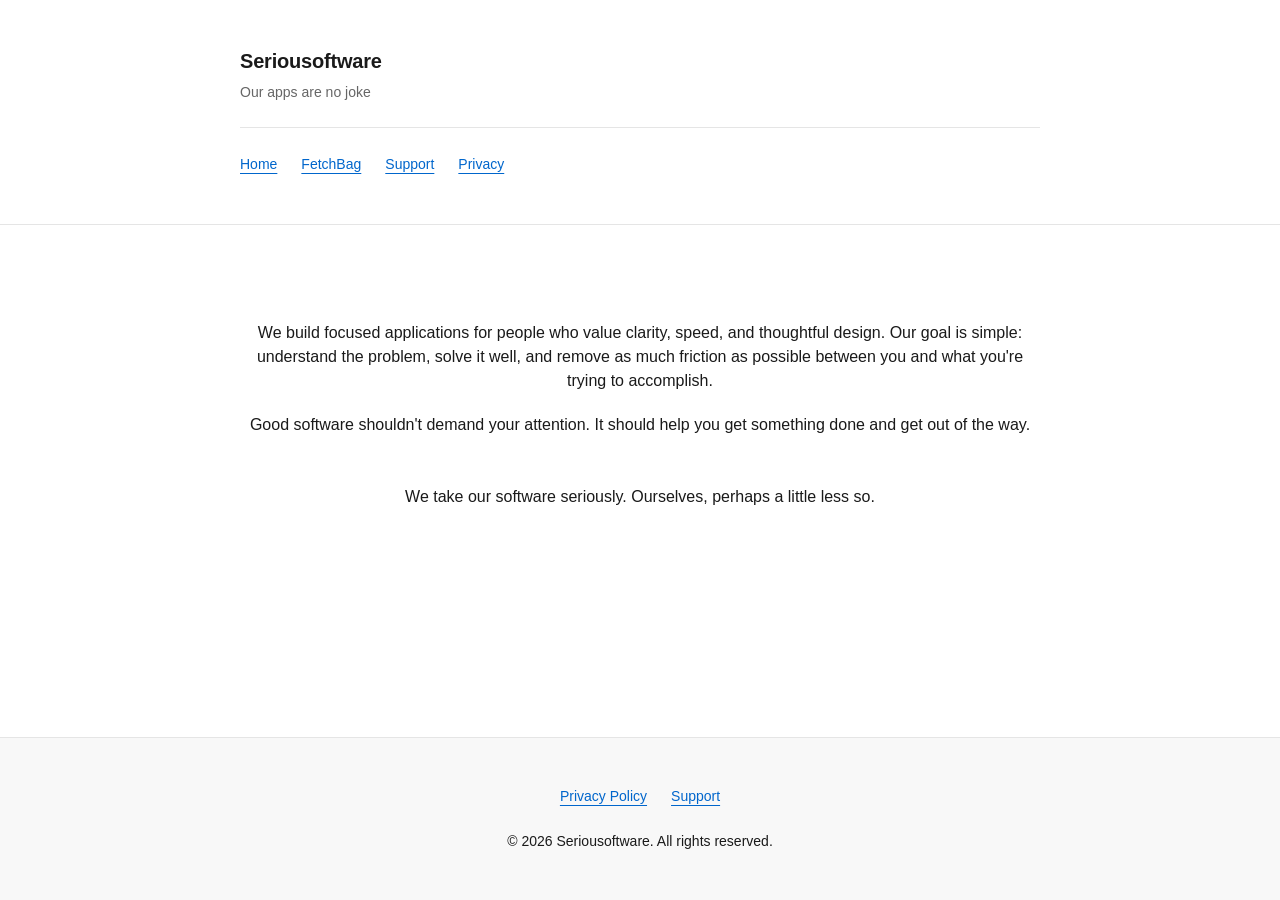
<file: index.html>
<!doctype html>
<html lang="en">
<head>
    <meta charset="utf-8">
    <meta name="viewport" content="width=device-width, initial-scale=1">
    <meta name="description" content="Seriousoftware. Our Apps are no joke.">
    <title>Seriousoftware</title>
    <link rel="stylesheet" href="/assets/css/site.css">
</head>
<body>
    <header>
        <div class="header__container">
            <h1 class="header__title">Seriousoftware</h1>
            <p class="header__subtitle">Our apps are no joke</p>
            <nav>
                <ul class="nav__list">
                    <li class="nav__item"><a class="nav__link" href="/">Home</a></li>
                    <li class="nav__item"><a class="nav__link" href="/fetchbag/">FetchBag</a></li>
                    <li class="nav__item"><a class="nav__link" href="/fetchbag/support/">Support</a></li>
                    <li class="nav__item"><a class="nav__link" href="/privacy/">Privacy</a></li>
                </ul>
            </nav>
        </div>
    </header>

    <main>
        <div class="container">
<section class="section__hero">
    <div class="company-intro">
        <p>
            We build focused applications for people who value clarity, speed,
            and thoughtful design. Our goal is simple: understand the problem,
            solve it well, and remove as much friction as possible between you
            and what you're trying to accomplish.
        </p>

        <p>
            Good software shouldn't demand your attention. It should help you
            get something done and get out of the way.
        </p>

        <p class="company-intro__punchline">
            We take our software seriously. Ourselves, perhaps a little less so.
        </p>
    </div>

</section>
        </div>
    </main>

    <footer>
        <div class="footer__container">
            <ul class="footer__links">
                <li class="footer__link"><a href="/privacy/">Privacy Policy</a></li>
                <li class="footer__link"><a href="/fetchbag/support/">Support</a></li>
            </ul>
            <p class="footer__copyright">© 2026 Seriousoftware. All rights reserved.</p>
        </div>
    </footer>
</body>
</html>
</file>
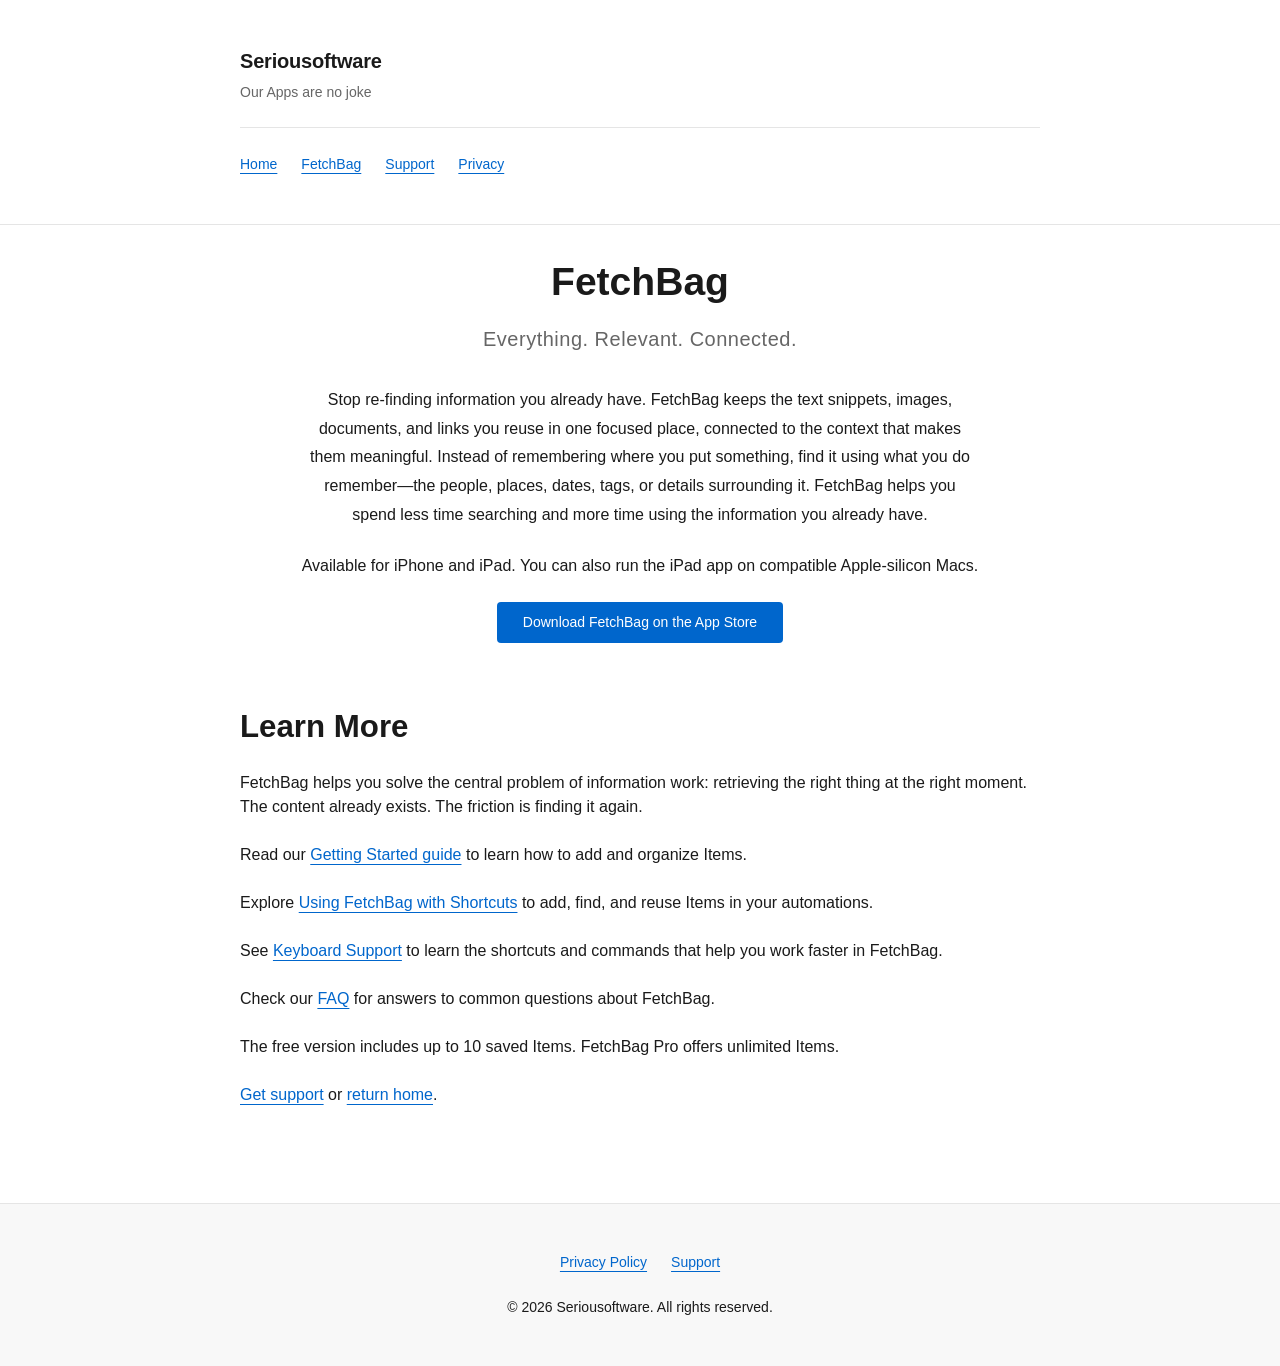
<file: fetchbag/index.html>
<!doctype html>
<html lang="en">
<head>
    <meta charset="utf-8">
    <meta name="viewport" content="width=device-width, initial-scale=1">
    <meta name="description" content="FetchBag: Everything. Relevant. Connected. Professional retrieval for the content you already have.">
    <title>FetchBag — Seriousoftware</title>
    <link rel="stylesheet" href="/assets/css/site.css">
</head>
<body>
    <header>
        <div class="header__container">
            <h1 class="header__title">Seriousoftware</h1>
            <p class="header__subtitle">Our Apps are no joke</p>
            <nav>
                <ul class="nav__list">
                    <li class="nav__item"><a class="nav__link" href="/">Home</a></li>
                    <li class="nav__item"><a class="nav__link" href="/fetchbag/">FetchBag</a></li>
                    <li class="nav__item"><a class="nav__link" href="/fetchbag/support/">Support</a></li>
                    <li class="nav__item"><a class="nav__link" href="/privacy/">Privacy</a></li>
                </ul>
            </nav>
        </div>
    </header>

    <main>
        <div class="container">
            <section class="section__hero">
                <h1 class="hero__title">FetchBag</h1>
                <p class="hero__subtitle">Everything. Relevant. Connected.</p>
                <p class="hero__description">
                    Stop re-finding information you already have. FetchBag keeps the text snippets, images, documents, and links you reuse in one focused place, connected to the context that makes them meaningful. Instead of remembering where you put something, find it using what you do remember—the people, places, dates, tags, or details surrounding it. FetchBag helps you spend less time searching and more time using the information you already have.
                </p>
                <p>Available for iPhone and iPad. You can also run the iPad app on compatible Apple-silicon Macs.</p>
                <p><a class="cta" href="https://apps.apple.com/app/fetchbag/id6801034314">Download FetchBag on the App Store</a></p>
            </section>

            <section>
                <h2>Learn More</h2>
                <p>
                    FetchBag helps you solve the central problem of information work:
                    retrieving the right thing at the right moment. The content already exists.
                    The friction is finding it again.
                </p>
                <p>
                    Read our <a href="/fetchbag/manual/getting-started.html">Getting Started guide</a> to learn how to add and organize Items.
                </p>
                <p>
                    Explore <a href="/fetchbag/manual/shortcuts.html">Using FetchBag with Shortcuts</a> to add, find, and reuse Items in your automations.
                </p>
                <p>
                    See <a href="/fetchbag/manual/keyboard-support.html">Keyboard Support</a> to learn the shortcuts and commands that help you work faster in FetchBag.
                </p>
                <p>
                    Check our <a href="/fetchbag/faq/">FAQ</a> for answers to common questions about FetchBag.
                </p>
                <p>The free version includes up to 10 saved Items. FetchBag Pro offers unlimited Items.</p>
                <p>
                    <a href="/fetchbag/support/">Get support</a> or <a href="/">return home</a>.
                </p>
            </section>
        </div>
    </main>

    <footer>
        <div class="footer__container">
            <ul class="footer__links">
                <li class="footer__link"><a href="/privacy/">Privacy Policy</a></li>
                <li class="footer__link"><a href="/fetchbag/support/">Support</a></li>
            </ul>
            <p class="footer__copyright">© 2026 Seriousoftware. All rights reserved.</p>
        </div>
    </footer>
</body>
</html>
</file>
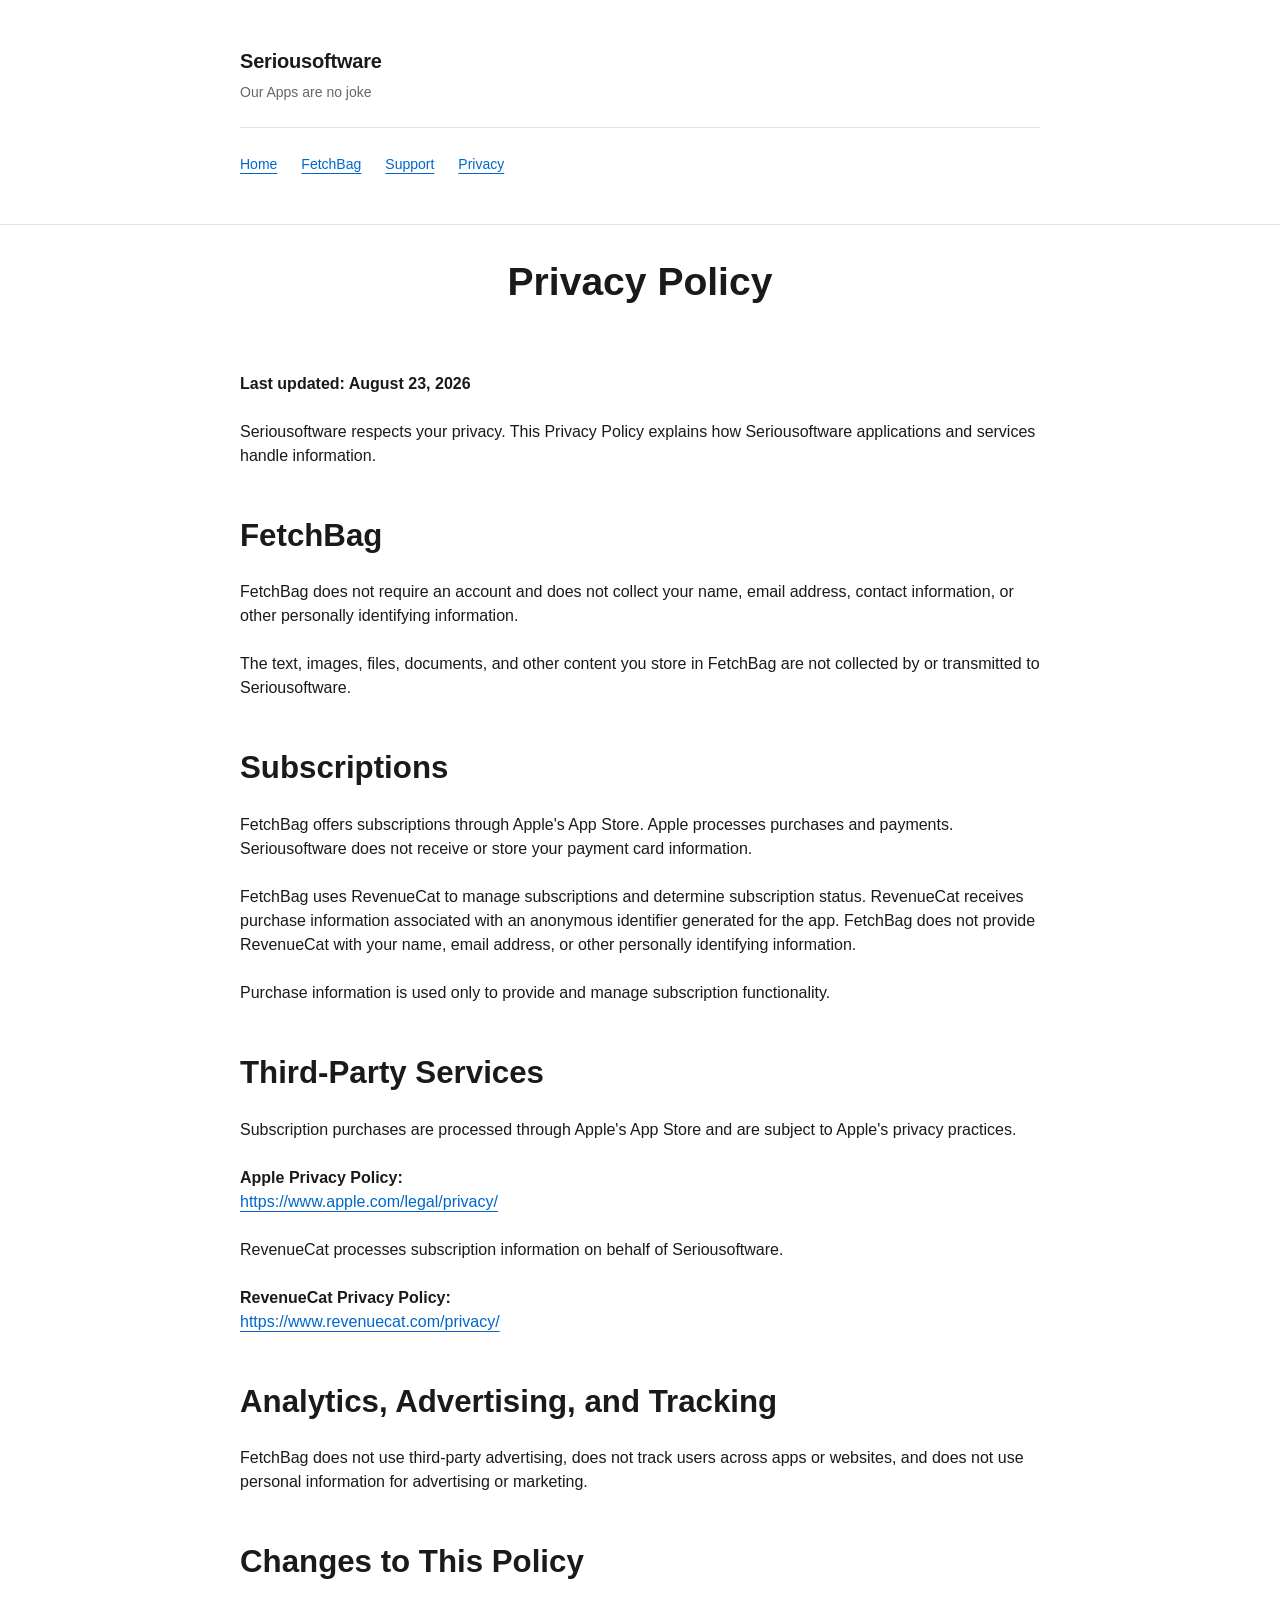
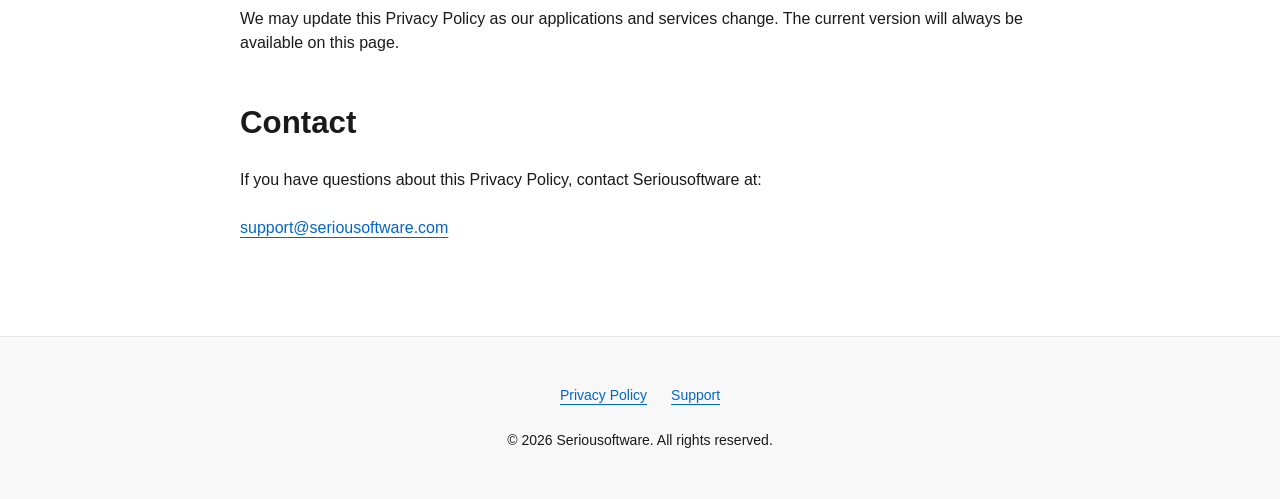
<file: privacy/index.html>
<!doctype html>
<html lang="en">
<head>
    <meta charset="utf-8">
    <meta name="viewport" content="width=device-width, initial-scale=1">
    <meta name="description" content="Privacy Policy — Seriousoftware and FetchBag.">
    <title>Privacy — Seriousoftware</title>
    <link rel="stylesheet" href="/assets/css/site.css">
</head>
<body>
    <header>
        <div class="header__container">
            <h1 class="header__title">Seriousoftware</h1>
            <p class="header__subtitle">Our Apps are no joke</p>
            <nav>
                <ul class="nav__list">
                    <li class="nav__item"><a class="nav__link" href="/">Home</a></li>
                    <li class="nav__item"><a class="nav__link" href="/fetchbag/">FetchBag</a></li>
                    <li class="nav__item"><a class="nav__link" href="/fetchbag/support/">Support</a></li>
                    <li class="nav__item"><a class="nav__link" href="/privacy/">Privacy</a></li>
                </ul>
            </nav>
        </div>
    </header>

    <main>
        <div class="container">
            <section class="section__hero">
                <h1 class="hero__title">Privacy Policy</h1>
            </section>

            <section>
                <p><strong>Last updated: August 23, 2026</strong></p>

                <p>Seriousoftware respects your privacy. This Privacy Policy explains how Seriousoftware applications and services handle information.</p>

                <h2>FetchBag</h2>
                <p>FetchBag does not require an account and does not collect your name, email address, contact information, or other personally identifying information.</p>
                <p>The text, images, files, documents, and other content you store in FetchBag are not collected by or transmitted to Seriousoftware.</p>

                <h2>Subscriptions</h2>
                <p>FetchBag offers subscriptions through Apple's App Store. Apple processes purchases and payments. Seriousoftware does not receive or store your payment card information.</p>
                <p>FetchBag uses RevenueCat to manage subscriptions and determine subscription status. RevenueCat receives purchase information associated with an anonymous identifier generated for the app. FetchBag does not provide RevenueCat with your name, email address, or other personally identifying information.</p>
                <p>Purchase information is used only to provide and manage subscription functionality.</p>

                <h2>Third-Party Services</h2>
                <p>Subscription purchases are processed through Apple's App Store and are subject to Apple's privacy practices.</p>
                <p><strong>Apple Privacy Policy:</strong><br>
                    <a href="https://www.apple.com/legal/privacy/">https://www.apple.com/legal/privacy/</a>
                </p>
                <p>RevenueCat processes subscription information on behalf of Seriousoftware.</p>
                <p><strong>RevenueCat Privacy Policy:</strong><br>
                    <a href="https://www.revenuecat.com/privacy/">https://www.revenuecat.com/privacy/</a>
                </p>

                <h2>Analytics, Advertising, and Tracking</h2>
                <p>FetchBag does not use third-party advertising, does not track users across apps or websites, and does not use personal information for advertising or marketing.</p>

                <h2>Changes to This Policy</h2>
                <p>We may update this Privacy Policy as our applications and services change. The current version will always be available on this page.</p>

                <h2>Contact</h2>
                <p>If you have questions about this Privacy Policy, contact Seriousoftware at:</p>
                <p><a href="mailto:support@seriousoftware.com">support@seriousoftware.com</a></p>
            </section>
        </div>
    </main>

    <footer>
        <div class="footer__container">
            <ul class="footer__links">
                <li class="footer__link"><a href="/privacy/">Privacy Policy</a></li>
                <li class="footer__link"><a href="/fetchbag/support/">Support</a></li>
            </ul>
            <p class="footer__copyright">© 2026 Seriousoftware. All rights reserved.</p>
        </div>
    </footer>
</body>
</html>
</file>
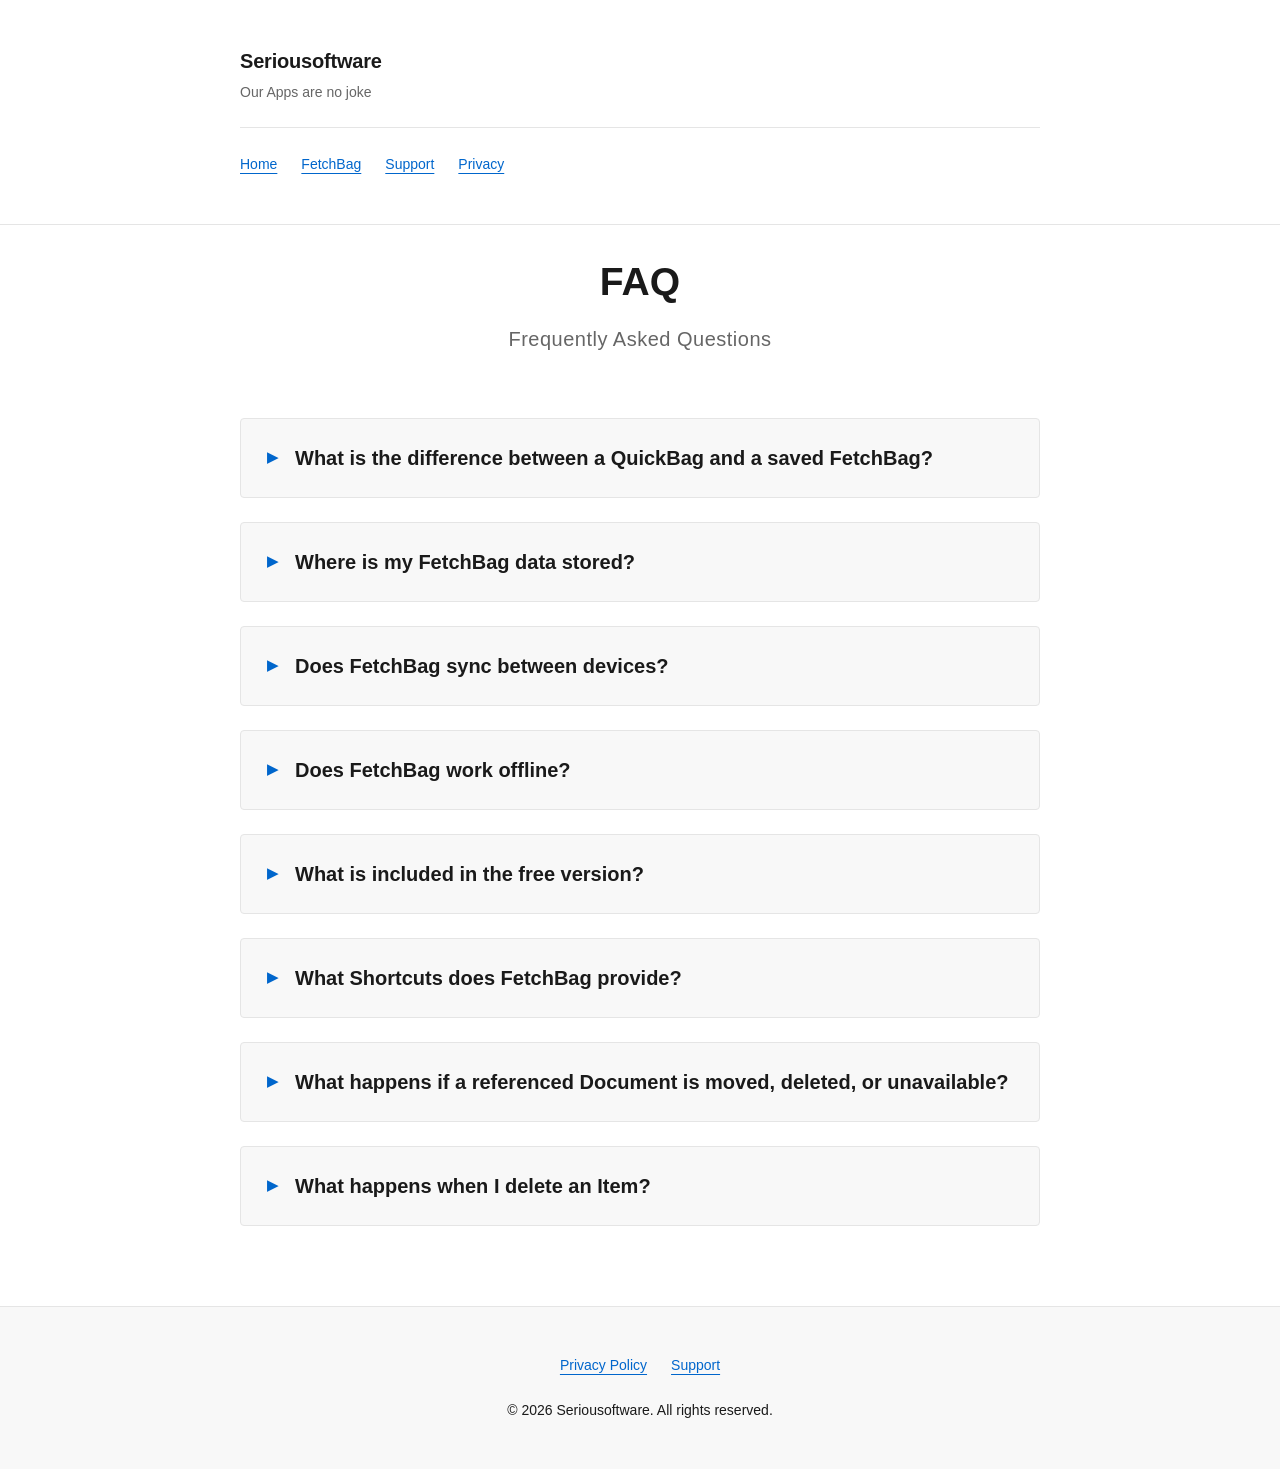
<file: fetchbag/faq/index.html>
<!doctype html>
<html lang="en">
<head>
    <meta charset="utf-8">
    <meta name="viewport" content="width=device-width, initial-scale=1">
    <meta name="description" content="FetchBag FAQ — Frequently asked questions about FetchBag.">
    <title>FAQ — FetchBag</title>
    <link rel="stylesheet" href="/assets/css/site.css">
</head>
<body>
    <header>
        <div class="header__container">
            <h1 class="header__title">Seriousoftware</h1>
            <p class="header__subtitle">Our Apps are no joke</p>
            <nav>
                <ul class="nav__list">
                    <li class="nav__item"><a class="nav__link" href="/">Home</a></li>
                    <li class="nav__item"><a class="nav__link" href="/fetchbag/">FetchBag</a></li>
                    <li class="nav__item"><a class="nav__link" href="/fetchbag/support/">Support</a></li>
                    <li class="nav__item"><a class="nav__link" href="/privacy/">Privacy</a></li>
                </ul>
            </nav>
        </div>
    </header>

    <main>
        <div class="container">
            <section class="section__hero">
                <h1 class="hero__title">FAQ</h1>
                <p class="hero__subtitle">Frequently Asked Questions</p>
            </section>

            <section class="faq__section">
                <details class="faq__item">
                    <summary class="faq__question">What is the difference between a QuickBag and a saved FetchBag?</summary>
                    <div class="faq__answer">
                        <p>QuickBag is a one-time compound search. Choose your criteria, run the search, and all matching Items will be displayed.</p>
                        <p>If you want to use that search again, save it and give it a <strong>Bag Name</strong>. It then appears as a FetchBag in the FetchBags section.</p>
                        <p>A saved FetchBag is a saved search. It does not move, copy, or own the Items it finds. Each time you open it, it shows the Items that currently match its criteria, including Items added after the FetchBag was saved.</p>
                    </div>
                </details>

                <details class="faq__item">
                    <summary class="faq__question">Where is my FetchBag data stored?</summary>
                    <div class="faq__answer">
                        <p>By default, FetchBag stores your Items, their connections, and saved FetchBags in a local FetchBag folder in the app's internal Documents directory.</p>
                        <p>You can choose a different storage folder in Settings. If your current library contains Items, FetchBag asks whether to move the existing files or switch folders without moving them.</p>
                        <p>Referenced Documents remain in their original locations. FetchBag does not copy them into your FetchBag folder.</p>
                    </div>
                </details>

                <details class="faq__item">
                    <summary class="faq__question">Does FetchBag sync between devices?</summary>
                    <div class="faq__answer">
                        <p>To use the same FetchBag on multiple devices, choose a storage folder available on each device, such as a folder in iCloud Drive. In FetchBag Settings on each device, select that same FetchBag folder.</p>
                        <p>Your Items, their connections, and saved FetchBags are stored in that folder and become available as iCloud Drive or your storage provider synchronizes them. FetchBag does not provide its own cloud synchronization; the default local folder is not shared between devices.</p>
                        <p>Referenced Documents are different. Each device needs permission to access the original Document outside the FetchBag folder. The first time you use it on another device, FetchBag may show <strong>Reselect Document</strong>. Select the original Document in Files to give that device access. FetchBag remembers the selection on that device.</p>
                    </div>
                </details>

                <details class="faq__item">
                    <summary class="faq__question">Does FetchBag work offline?</summary>
                    <div class="faq__answer">
                        <p>Yes. FetchBag reads and writes Items as files in its current storage folder. If your FetchBag folder is local, it works offline normally.</p>
                        <p>If your FetchBag folder is in iCloud, Items that are already available on the device can be opened and searched offline, but new changes may not sync to other devices until the device is back online. Files that iCloud has not downloaded to the device yet may not be available offline.</p>
                    </div>
                </details>

                <details class="faq__item">
                    <summary class="faq__question">What is included in the free version?</summary>
                    <div class="faq__answer">
                        <p>The free version of FetchBag supports up to 10 saved Items. FetchBag Pro offers unlimited Items.</p>
                    </div>
                </details>

                <details class="faq__item">
                    <summary class="faq__question">What Shortcuts does FetchBag provide?</summary>
                    <div class="faq__answer">
                        <p>FetchBag features <strong>Search FetchBag</strong>, <strong>Add Text</strong>, and <strong>Add Document</strong>, plus actions that retrieve text, URLs, dates, and files from Items for use in other actions.</p>
                        <p>See <a href="/fetchbag/manual/shortcuts.html">Using FetchBag with Shortcuts</a> for search criteria, required inputs, and examples.</p>
                    </div>
                </details>

                <details class="faq__item">
                    <summary class="faq__question">What happens if a referenced Document is moved, deleted, or unavailable?</summary>
                    <div class="faq__answer">
                        <p>FetchBag references the original Document. Its saved title, Notes, and connections remain in FetchBag even when the original cannot be accessed.</p>
                        <ul>
                            <li><strong>Another device needs access:</strong> Use <strong>Reselect Document</strong> and select the original in Files. FetchBag remembers the selection on that device.</li>
                            <li><strong>A cloud file is temporarily unavailable or downloading:</strong> Check that it is available in Files and try again. This does not mean the original was deleted.</li>
                            <li><strong>The original moved or access was lost:</strong> Use <strong>Reconnect File</strong> to select the original again.</li>
                            <li><strong>The original was deleted:</strong> Restore it from its storage location or a backup, then reconnect if needed. FetchBag cannot restore a Document it only references.</li>
                        </ul>
                    </div>
                </details>

                <details class="faq__item">
                    <summary class="faq__question">What happens when I delete an Item?</summary>
                    <div class="faq__answer">
                        <p>Deleting an Item removes it from your FetchBag library and deletes its FetchBag Item record. For Document Items that reference an original file location, FetchBag does not delete or modify the original file.</p>
                        <p>Deleting a saved FetchBag deletes only the saved search. It does not delete any of the Items that matched the search.</p>
                    </div>
                </details>
            </section>
        </div>
    </main>

    <footer>
        <div class="footer__container">
            <ul class="footer__links">
                <li class="footer__link"><a href="/privacy/">Privacy Policy</a></li>
                <li class="footer__link"><a href="/fetchbag/support/">Support</a></li>
            </ul>
            <p class="footer__copyright">© 2026 Seriousoftware. All rights reserved.</p>
        </div>
    </footer>

</body>
</html>
</file>
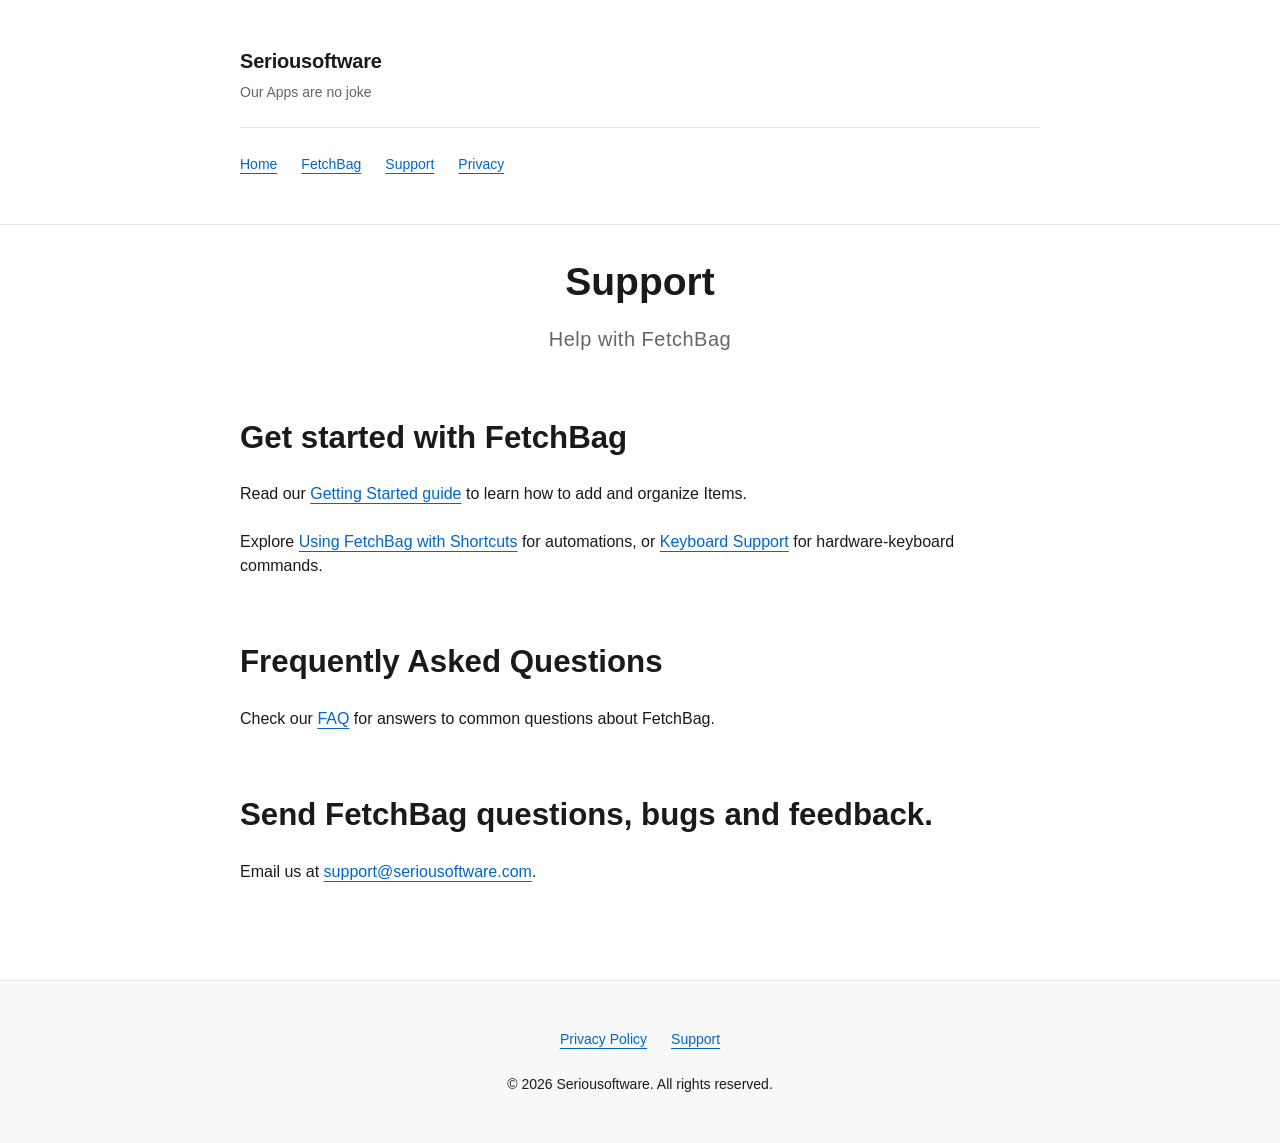
<file: fetchbag/support/index.html>
<!doctype html>
<html lang="en">
<head>
    <meta charset="utf-8">
    <meta name="viewport" content="width=device-width, initial-scale=1">
    <meta name="description" content="FetchBag Support — Help, documentation, and frequently asked questions.">
    <title>Support — FetchBag</title>
    <link rel="stylesheet" href="/assets/css/site.css">
</head>
<body>
    <header>
        <div class="header__container">
            <h1 class="header__title">Seriousoftware</h1>
            <p class="header__subtitle">Our Apps are no joke</p>
            <nav>
                <ul class="nav__list">
                    <li class="nav__item"><a class="nav__link" href="/">Home</a></li>
                    <li class="nav__item"><a class="nav__link" href="/fetchbag/">FetchBag</a></li>
                    <li class="nav__item"><a class="nav__link" href="/fetchbag/support/">Support</a></li>
                    <li class="nav__item"><a class="nav__link" href="/privacy/">Privacy</a></li>
                </ul>
            </nav>
        </div>
    </header>

    <main>
        <div class="container">
            <section class="section__hero">
                <h1 class="hero__title">Support</h1>
                <p class="hero__subtitle">Help with FetchBag</p>
            </section>

            <section>
                <h2>Get started with FetchBag</h2>
                <p>
                    Read our <a href="/fetchbag/manual/getting-started.html">Getting Started guide</a> to learn how to add and organize Items.
                </p>
                <p>Explore <a href="/fetchbag/manual/shortcuts.html">Using FetchBag with Shortcuts</a> for automations, or <a href="/fetchbag/manual/keyboard-support.html">Keyboard Support</a> for hardware-keyboard commands.</p>

            </section>

            <section>
                <h2>Frequently Asked Questions</h2>
                <p>
                    Check our <a href="/fetchbag/faq/">FAQ</a> for answers to common questions about FetchBag.
                </p>

            </section>

            <section>
                <h2>Send FetchBag questions, bugs and feedback.</h2>
                <p>
                    Email us at
                    <a href="mailto:support@seriousoftware.com">support@seriousoftware.com</a>.
                </p>

            </section>
        </div>
    </main>

    <footer>
        <div class="footer__container">
            <ul class="footer__links">
                <li class="footer__link"><a href="/privacy/">Privacy Policy</a></li>
                <li class="footer__link"><a href="/fetchbag/support/">Support</a></li>
            </ul>
            <p class="footer__copyright">© 2026 Seriousoftware. All rights reserved.</p>
        </div>
    </footer>

</body>
</html>
</file>
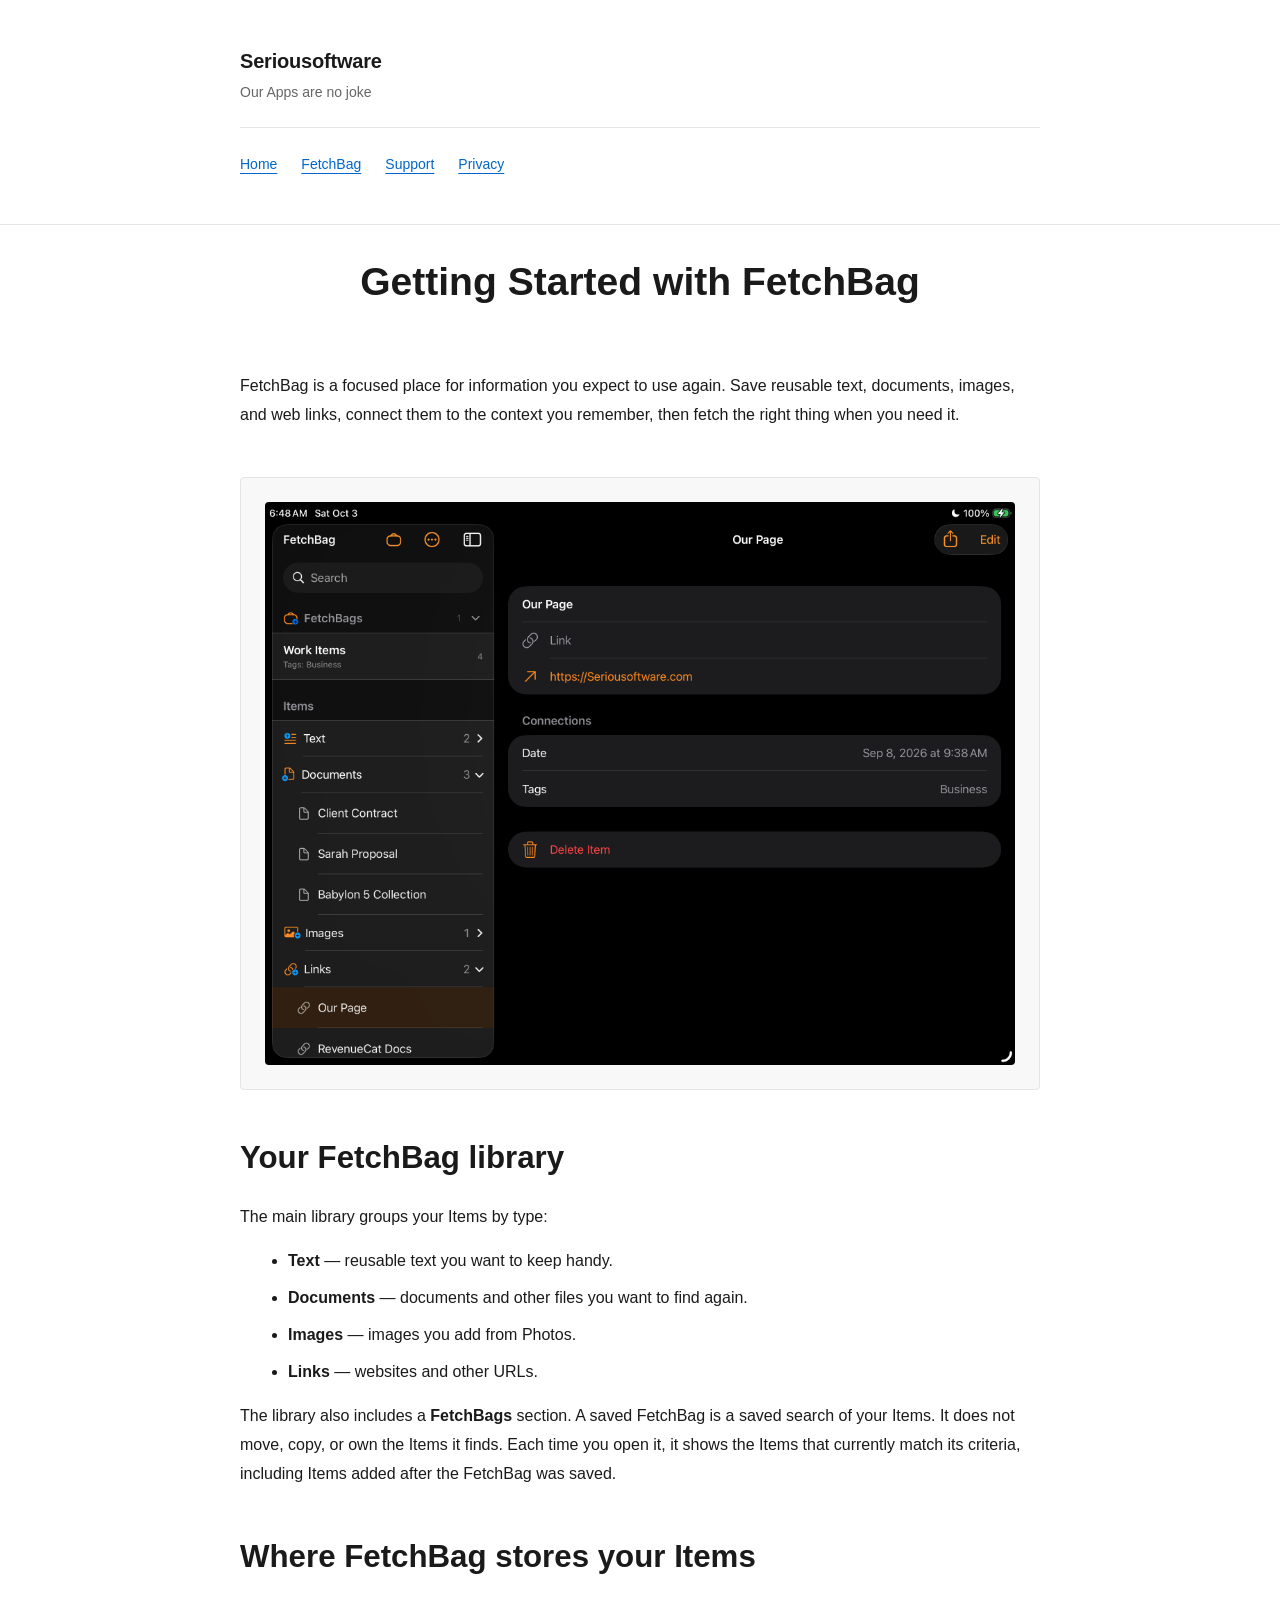
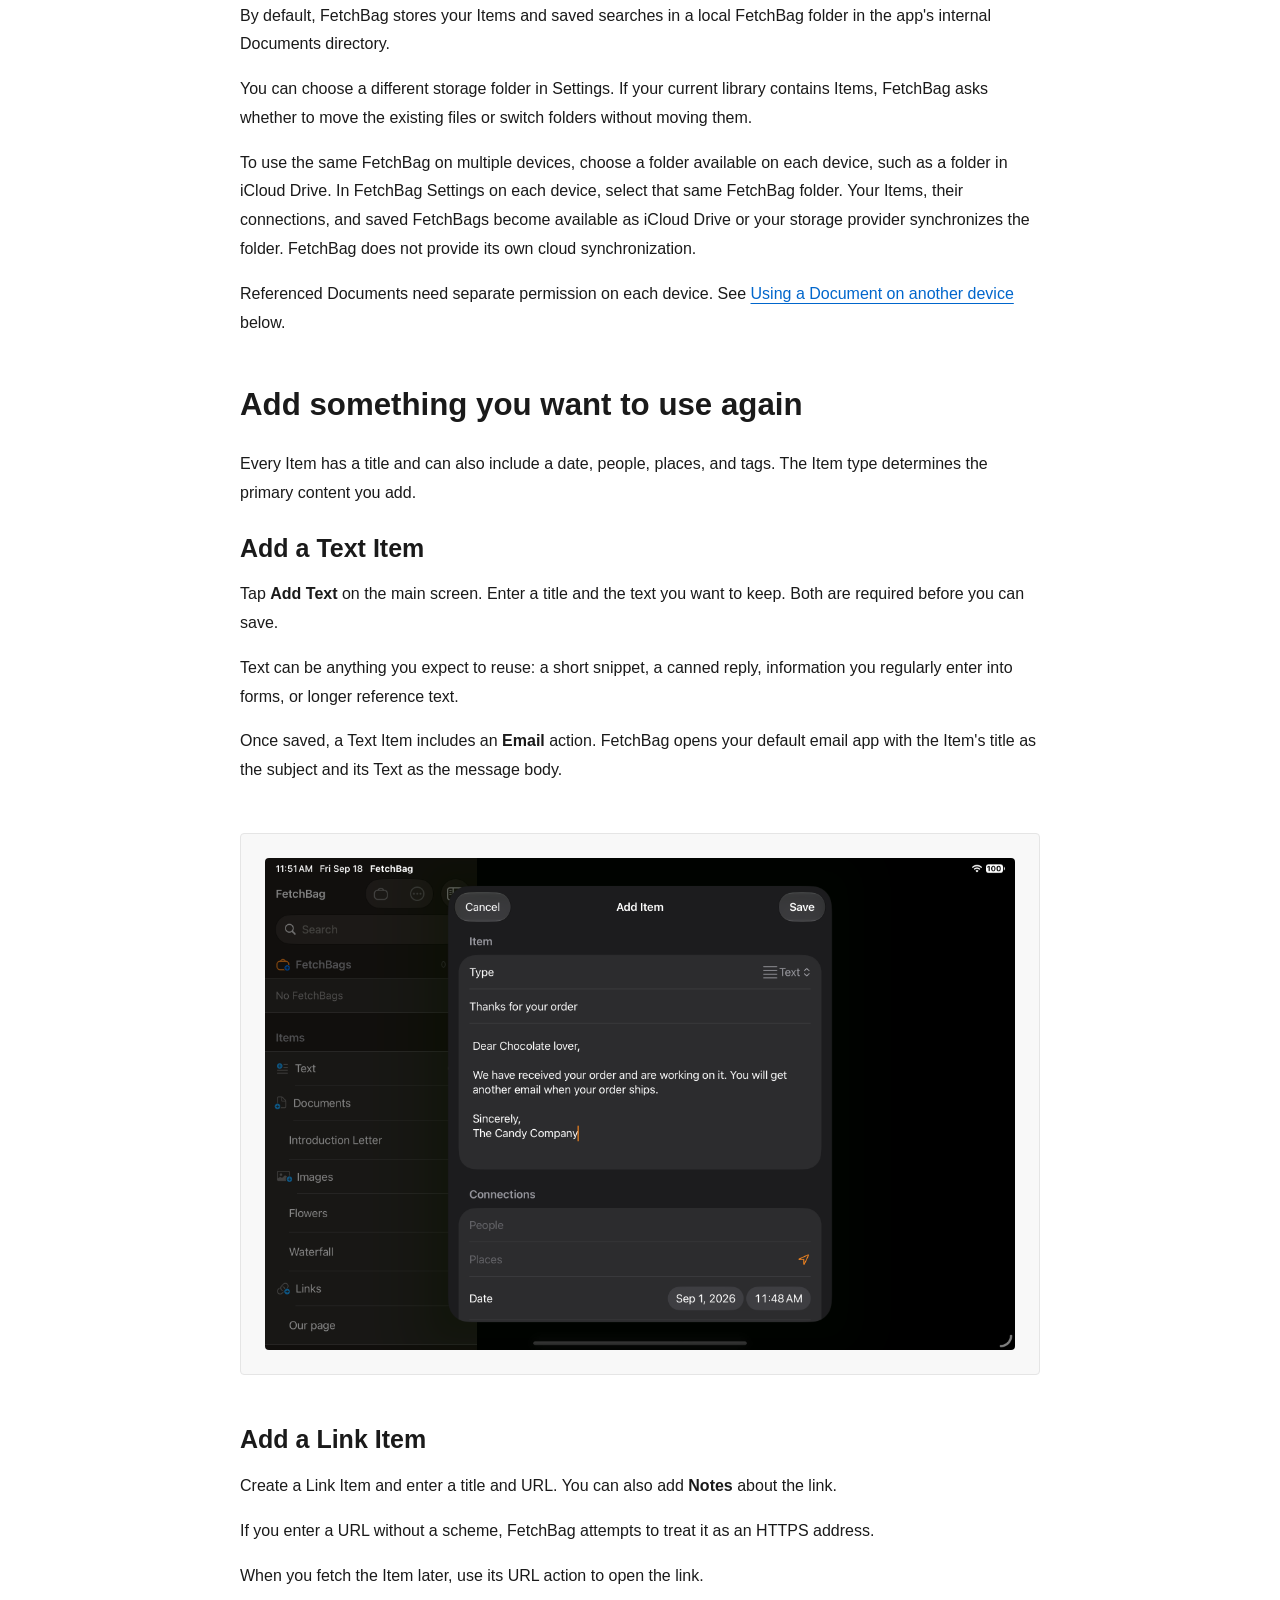
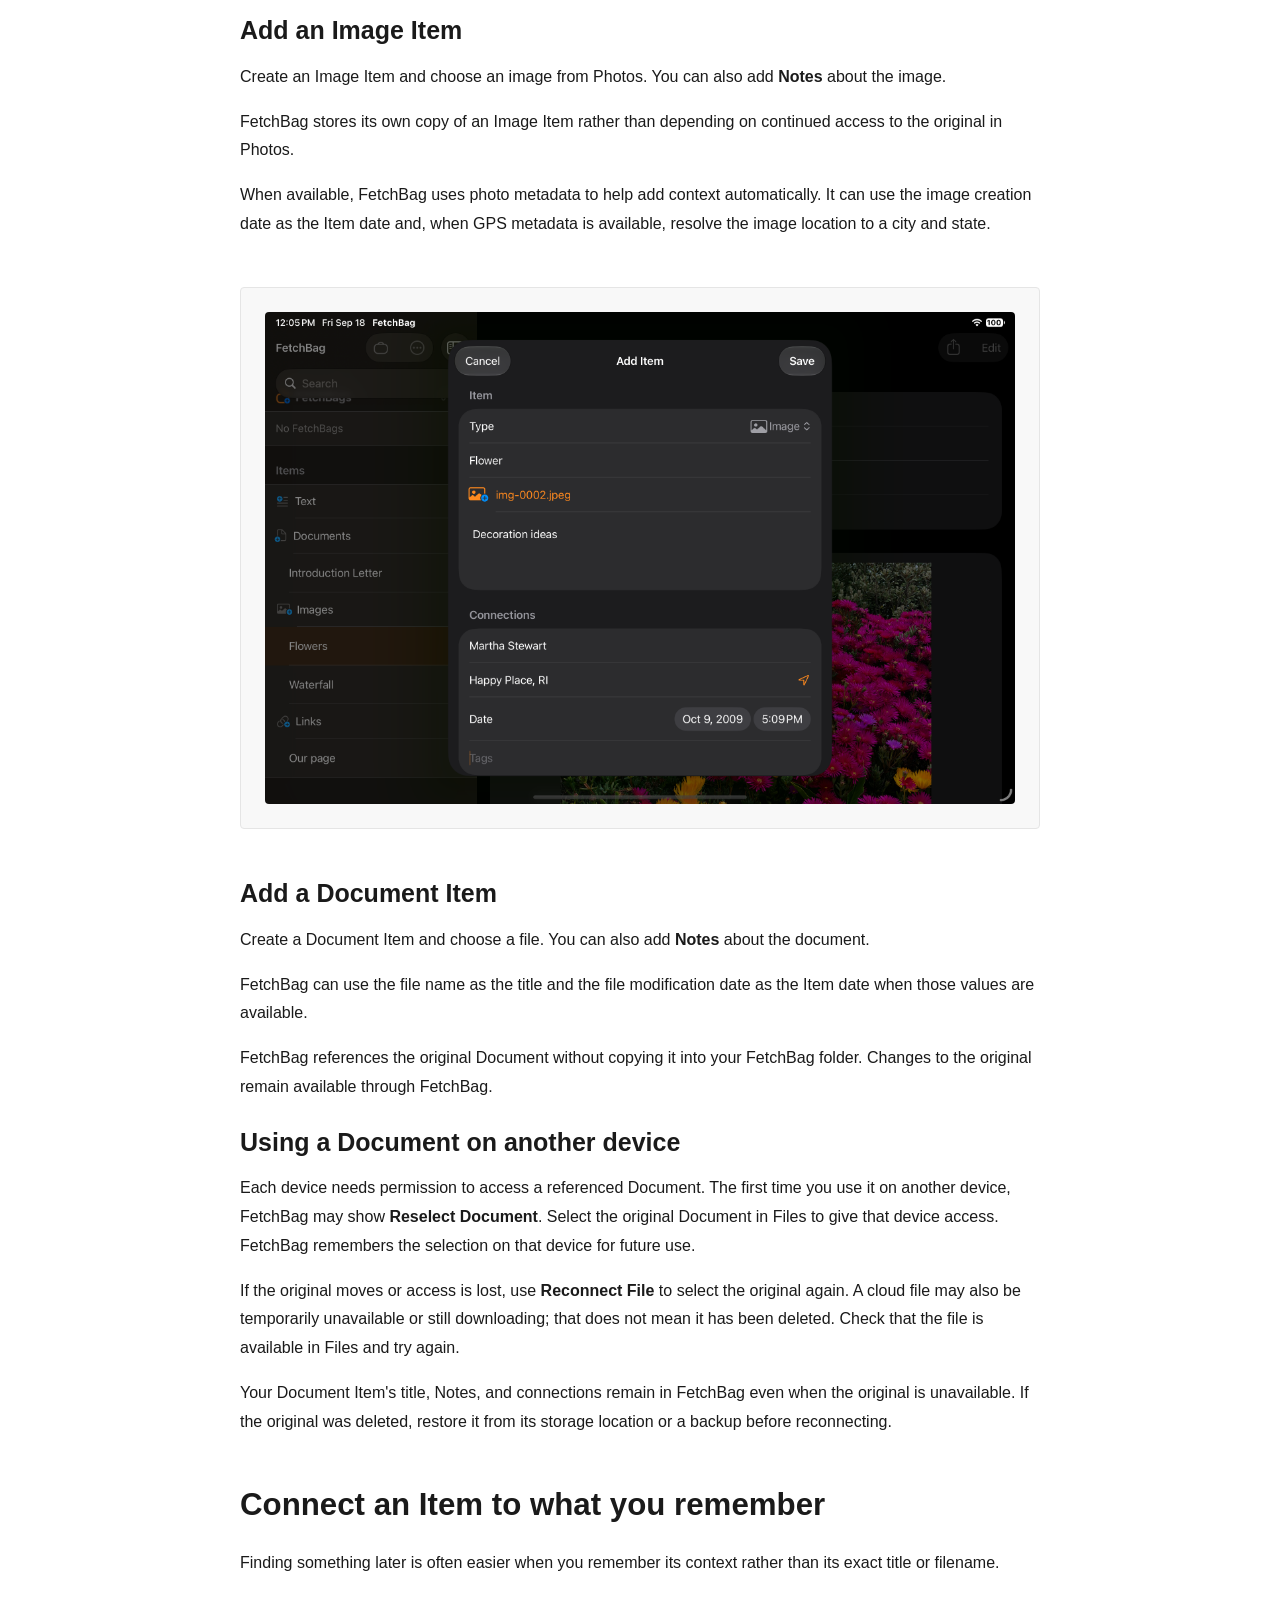
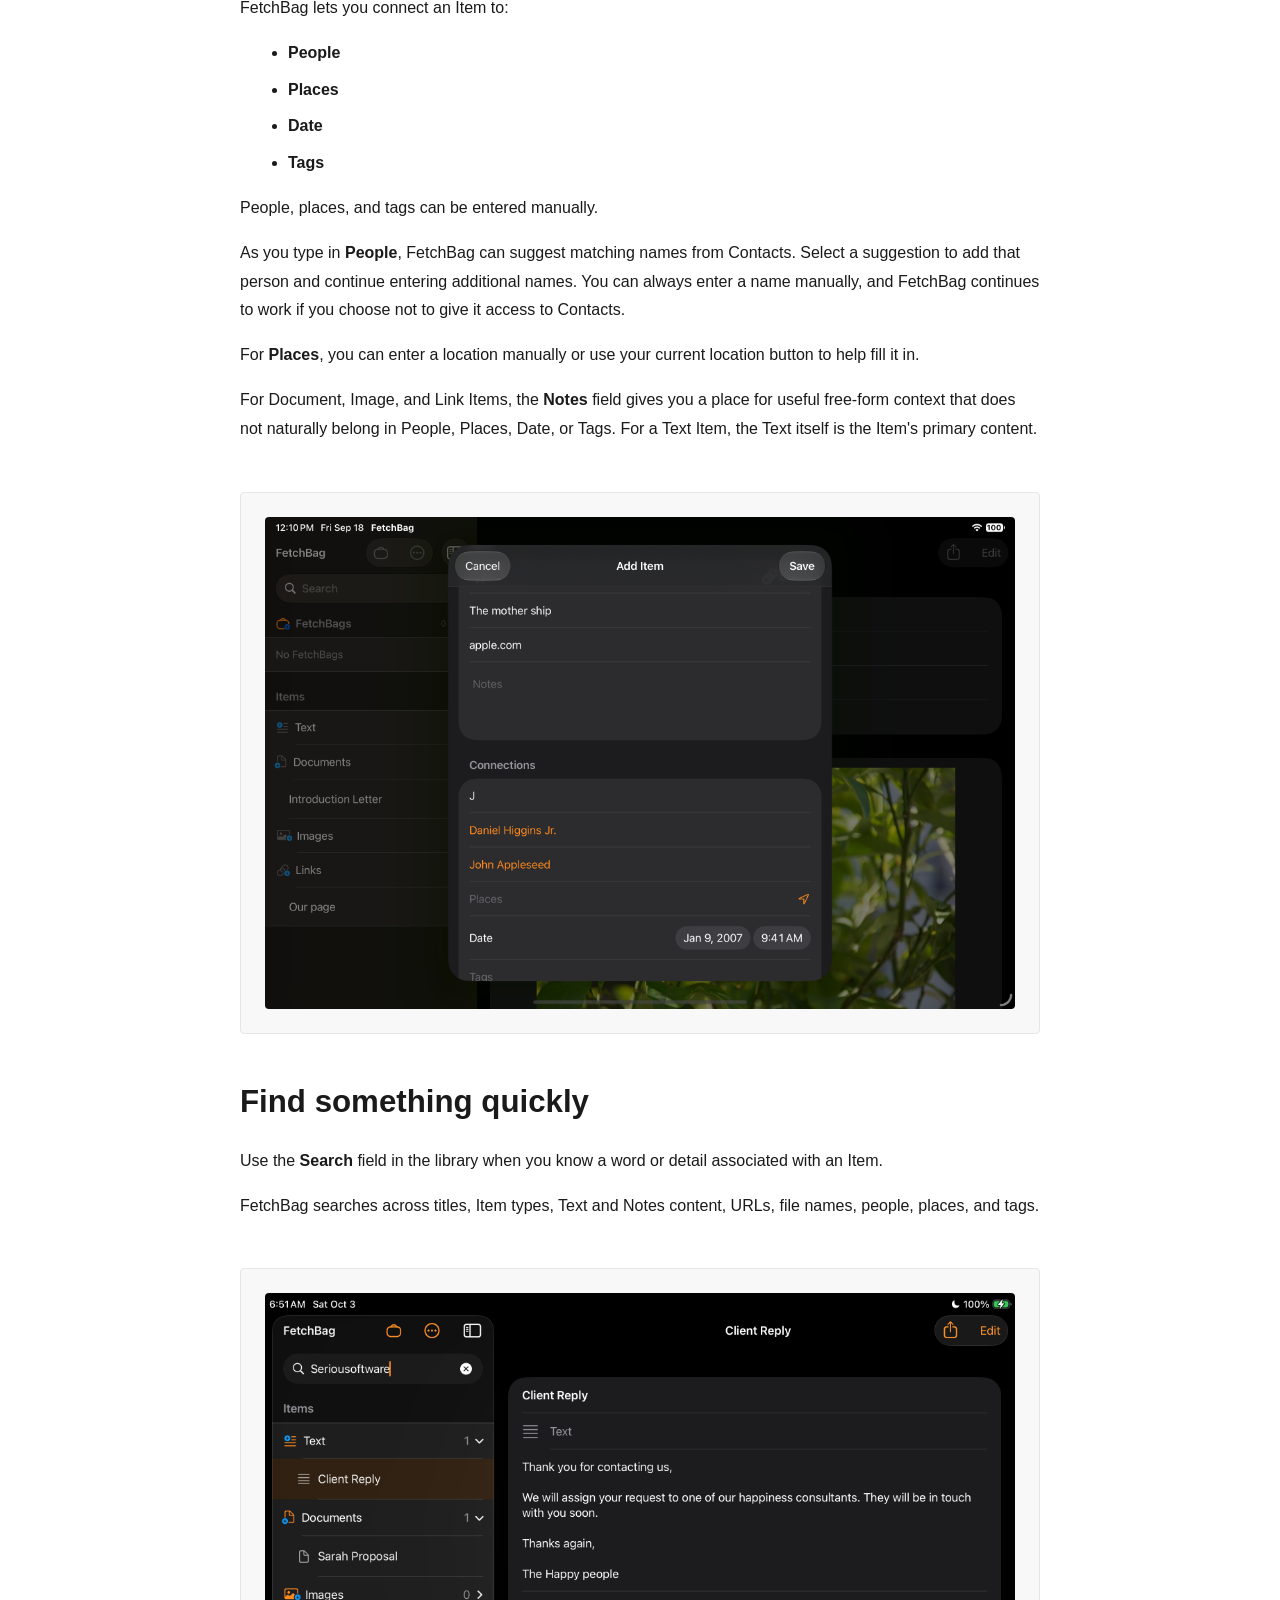
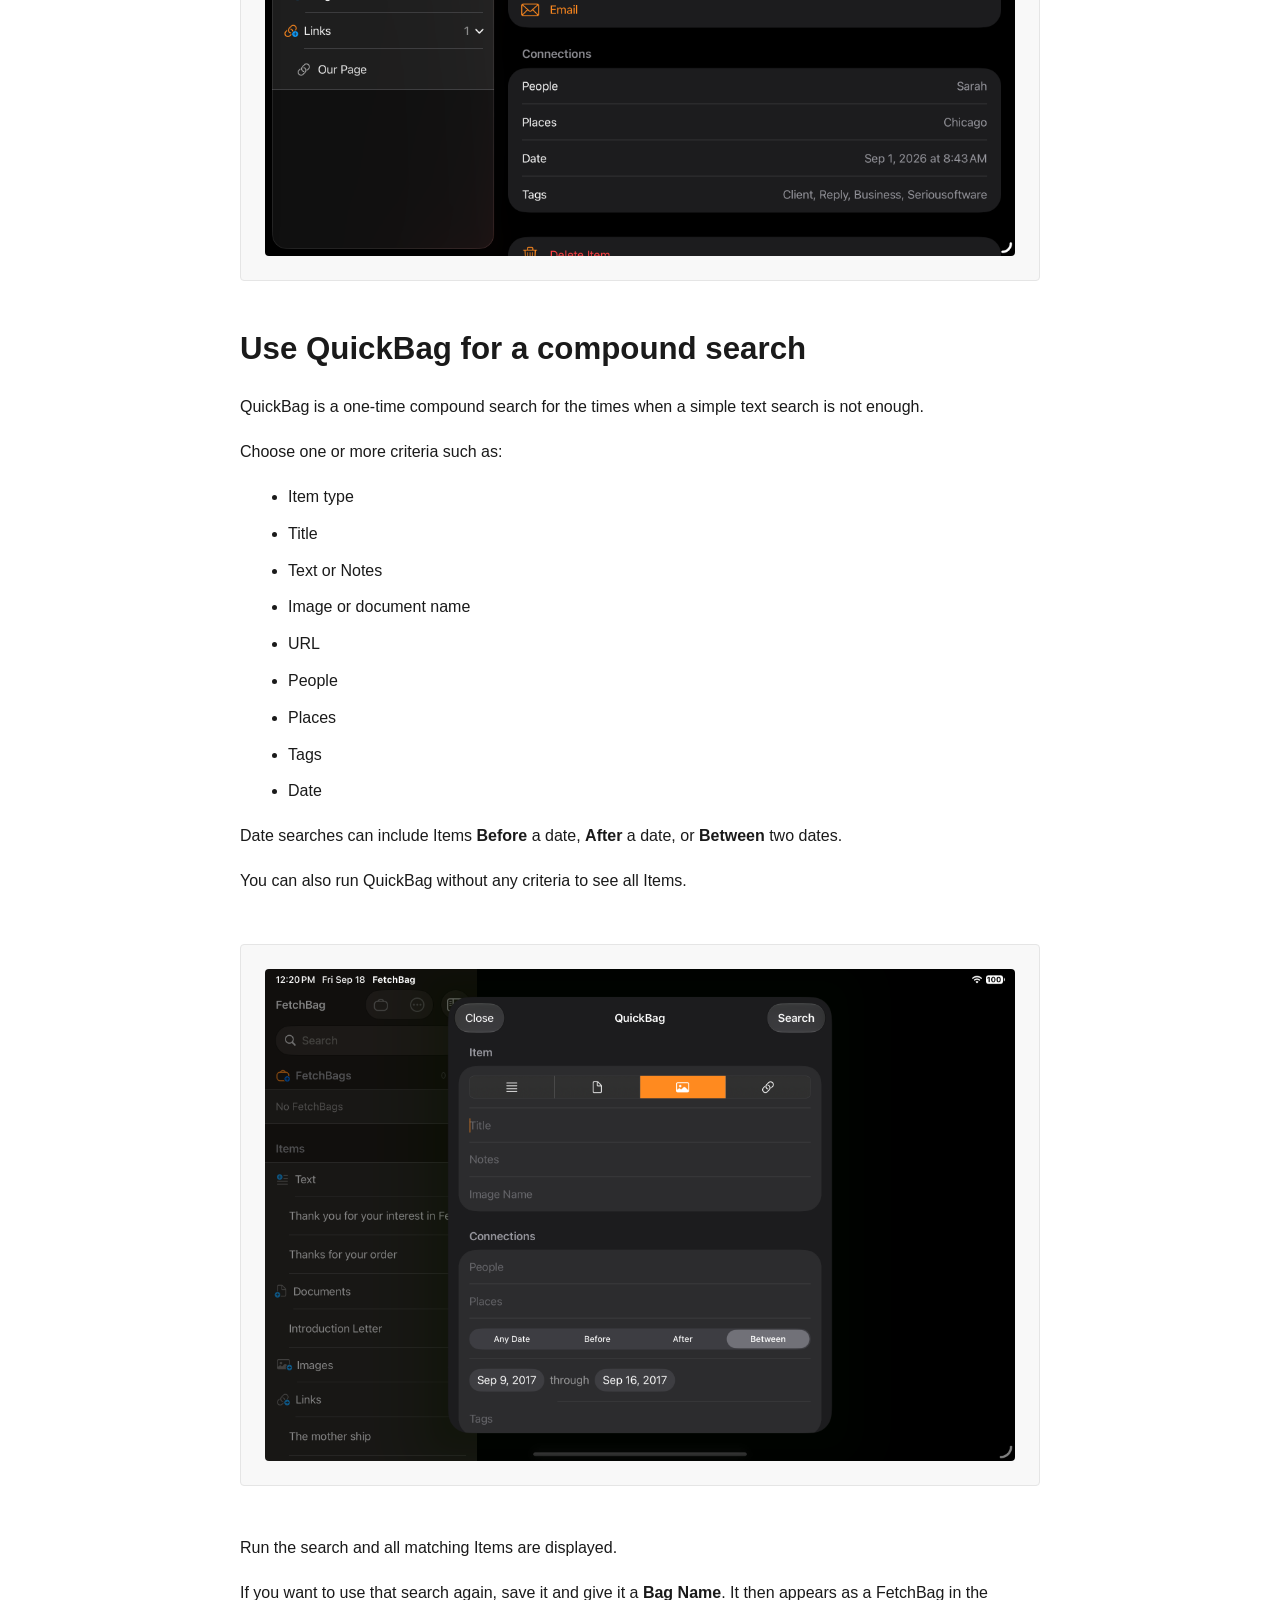
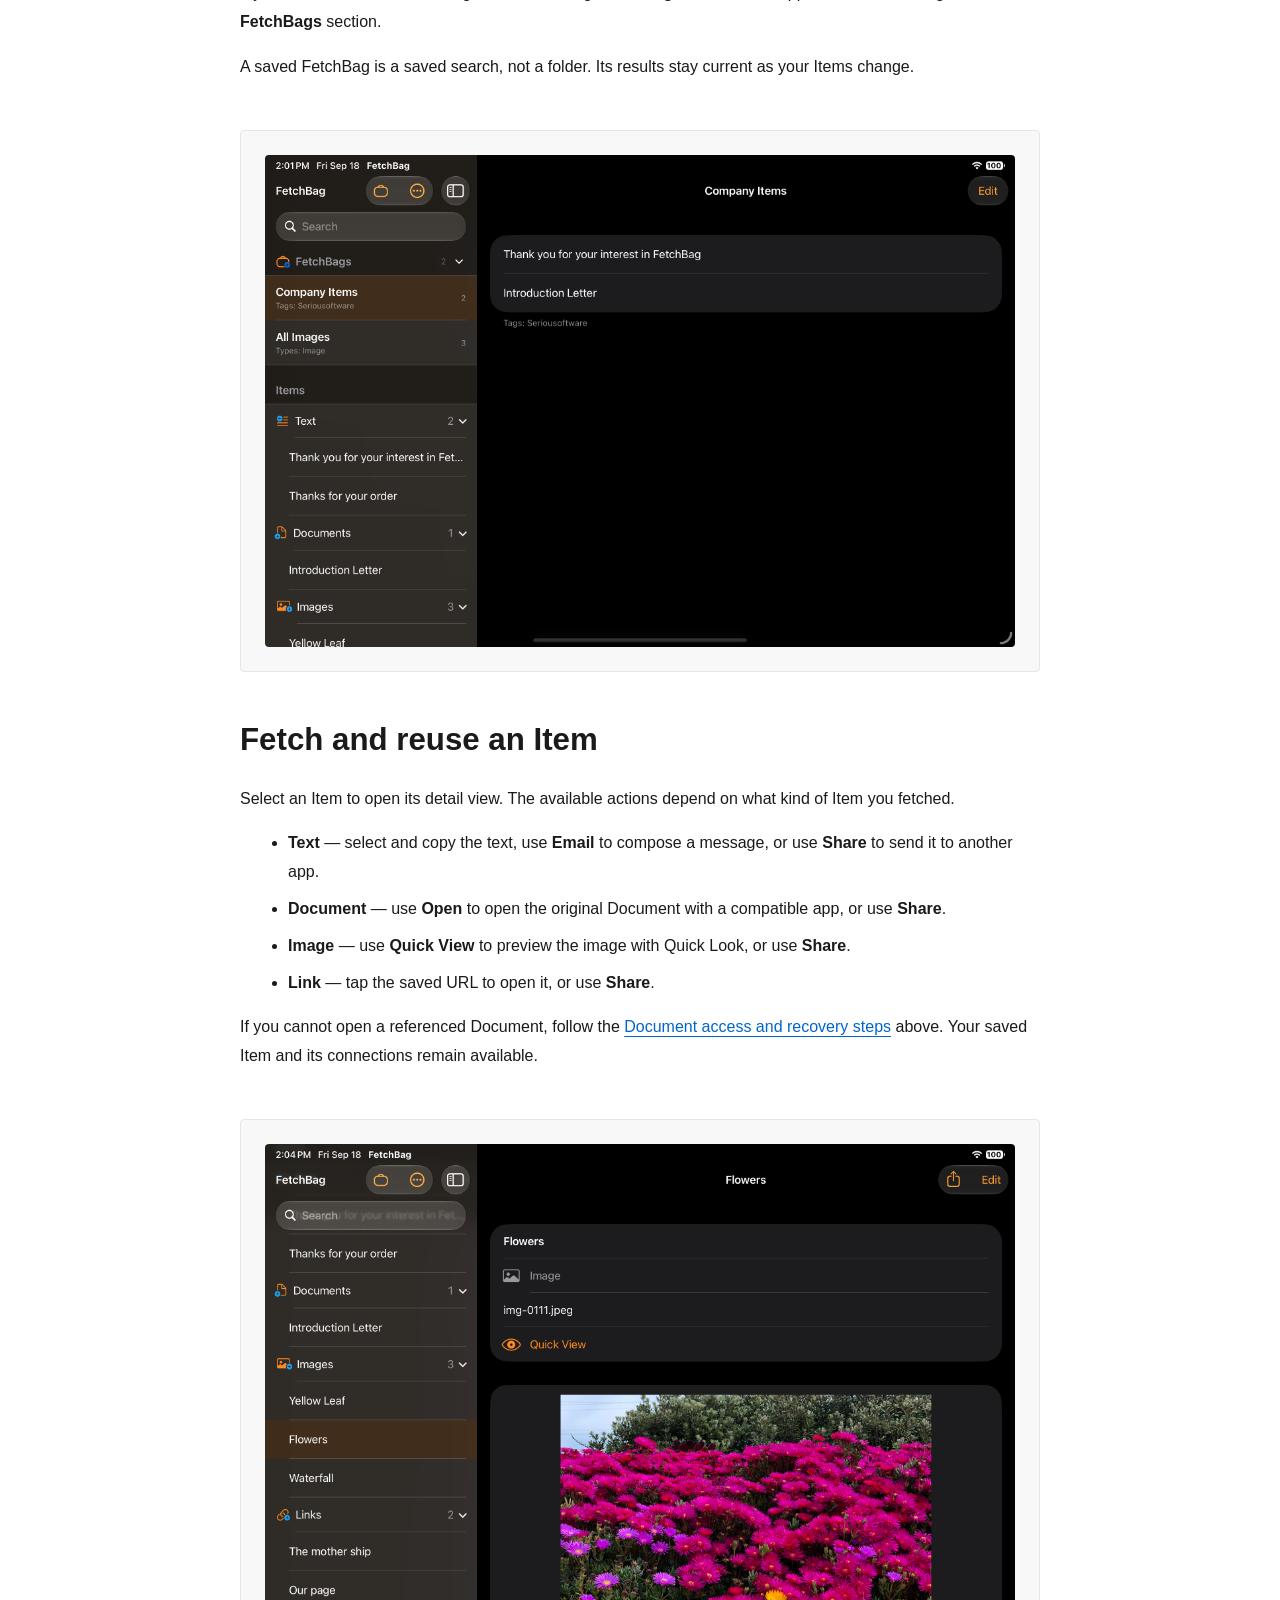
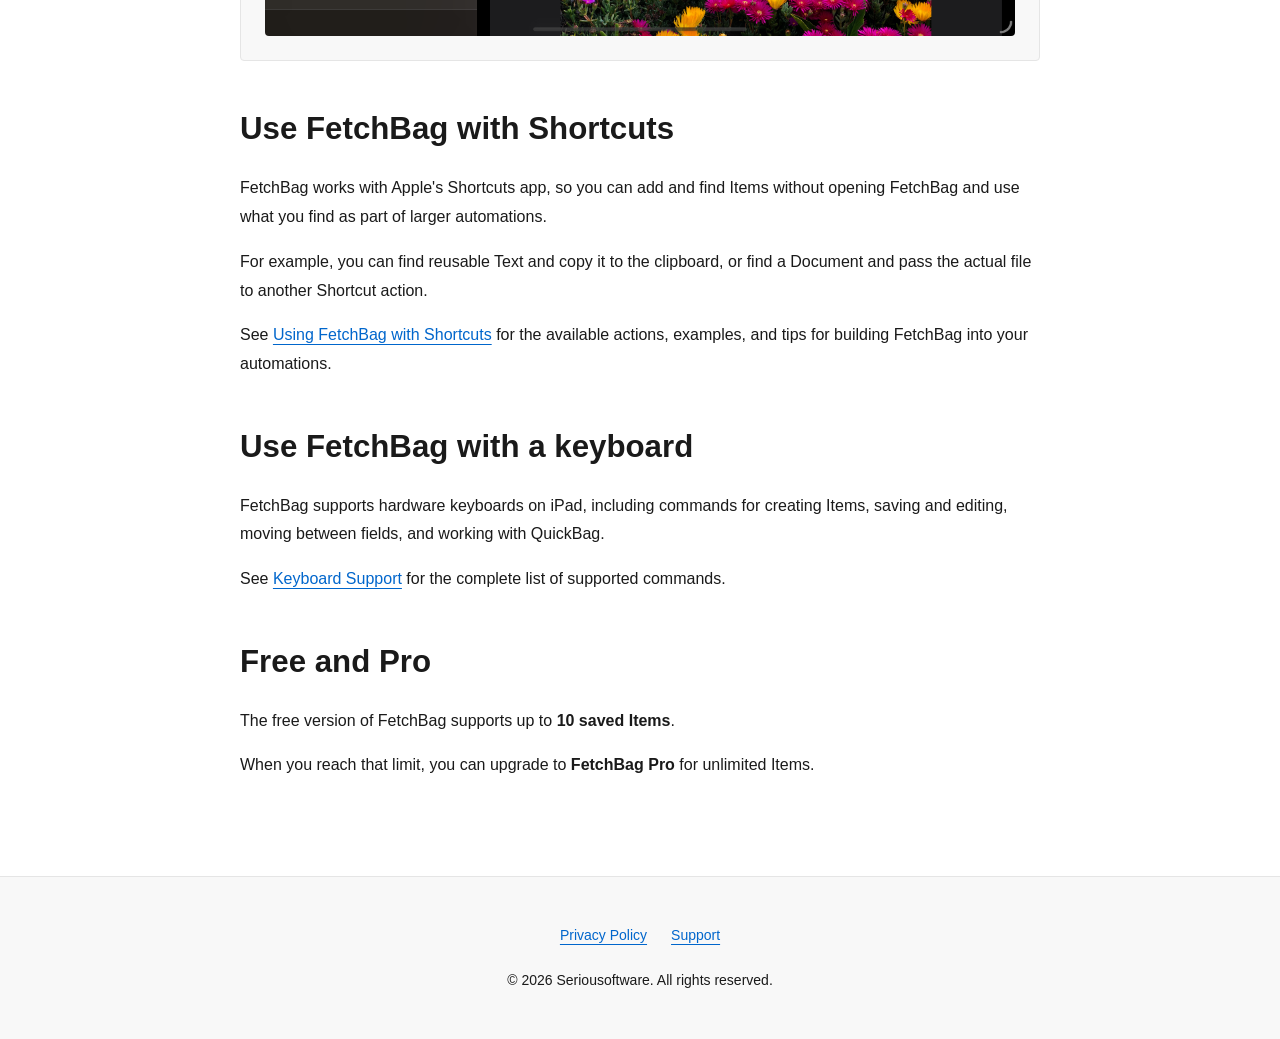
<file: fetchbag/manual/getting-started.html>
<!doctype html>
<html lang="en">
<head>
    <meta charset="utf-8">
    <meta name="viewport" content="width=device-width, initial-scale=1">
    <meta name="description" content="Getting Started with FetchBag — Learn how to add and organize Items, connect context, and fetch what you need.">
    <title>Getting Started — FetchBag User Guide</title>
    <link rel="stylesheet" href="/assets/css/site.css">
</head>
<body>
    <header>
        <div class="header__container">
            <h1 class="header__title">Seriousoftware</h1>
            <p class="header__subtitle">Our Apps are no joke</p>
            <nav>
                <ul class="nav__list">
                    <li class="nav__item"><a class="nav__link" href="/">Home</a></li>
                    <li class="nav__item"><a class="nav__link" href="/fetchbag/">FetchBag</a></li>
                    <li class="nav__item"><a class="nav__link" href="/fetchbag/support/">Support</a></li>
                    <li class="nav__item"><a class="nav__link" href="/privacy/">Privacy</a></li>
                </ul>
            </nav>
        </div>
    </header>

    <main>
        <div class="container">
            <section class="section__hero">
                <h1 class="hero__title">Getting Started with FetchBag</h1>
            </section>

            <section class="documentation">
                <p>FetchBag is a focused place for information you expect to use again. Save reusable text, documents, images, and web links, connect them to the context you remember, then fetch the right thing when you need it.</p>

                <figure class="documentation__figure">
                    <img src="/assets/images/fetchbag/manual/library-overview.png" alt="FetchBag library showing a saved FetchBag and the Text, Documents, Images, and Links groups with a Link Item selected">
                </figure>

                <h2>Your FetchBag library</h2>
                <p>The main library groups your Items by type:</p>
                <ul>
                    <li><strong>Text</strong> — reusable text you want to keep handy.</li>
                    <li><strong>Documents</strong> — documents and other files you want to find again.</li>
                    <li><strong>Images</strong> — images you add from Photos.</li>
                    <li><strong>Links</strong> — websites and other URLs.</li>
                </ul>
                <p>The library also includes a <strong>FetchBags</strong> section. A saved FetchBag is a saved search of your Items. It does not move, copy, or own the Items it finds. Each time you open it, it shows the Items that currently match its criteria, including Items added after the FetchBag was saved.</p>

                <h2>Where FetchBag stores your Items</h2>
                <p>By default, FetchBag stores your Items and saved searches in a local FetchBag folder in the app's internal Documents directory.</p>
                <p>You can choose a different storage folder in Settings. If your current library contains Items, FetchBag asks whether to move the existing files or switch folders without moving them.</p>
                <p>To use the same FetchBag on multiple devices, choose a folder available on each device, such as a folder in iCloud Drive. In FetchBag Settings on each device, select that same FetchBag folder. Your Items, their connections, and saved FetchBags become available as iCloud Drive or your storage provider synchronizes the folder. FetchBag does not provide its own cloud synchronization.</p>
                <p>Referenced Documents need separate permission on each device. See <a href="#document-access">Using a Document on another device</a> below.</p>

                <h2>Add something you want to use again</h2>
                <p>Every Item has a title and can also include a date, people, places, and tags. The Item type determines the primary content you add.</p>

                <h3>Add a Text Item</h3>
                <p>Tap <strong>Add Text</strong> on the main screen. Enter a title and the text you want to keep. Both are required before you can save.</p>
                <p>Text can be anything you expect to reuse: a short snippet, a canned reply, information you regularly enter into forms, or longer reference text.</p>
                <p>Once saved, a Text Item includes an <strong>Email</strong> action. FetchBag opens your default email app with the Item's title as the subject and its Text as the message body.</p>

                <figure class="documentation__figure">
                    <img src="/assets/images/fetchbag/manual/add-text-screen.png" alt="Text Item editor with a sample reply, empty People and Places fields, and a Date">
                </figure>

                <h3>Add a Link Item</h3>
                <p>Create a Link Item and enter a title and URL. You can also add <strong>Notes</strong> about the link.</p>
                <p>If you enter a URL without a scheme, FetchBag attempts to treat it as an HTTPS address.</p>
                <p>When you fetch the Item later, use its URL action to open the link.</p>

                <h3>Add an Image Item</h3>
                <p>Create an Image Item and choose an image from Photos. You can also add <strong>Notes</strong> about the image.</p>
                <p>FetchBag stores its own copy of an Image Item rather than depending on continued access to the original in Photos.</p>
                <p>When available, FetchBag uses photo metadata to help add context automatically. It can use the image creation date as the Item date and, when GPS metadata is available, resolve the image location to a city and state.</p>

                <figure class="documentation__figure">
                    <img src="/assets/images/fetchbag/manual/add-image-screen.png" alt="Image Item editor with a selected photo filename, Notes, People, Places, Date, and Tags fields">
                </figure>

                <h3>Add a Document Item</h3>
                <p>Create a Document Item and choose a file. You can also add <strong>Notes</strong> about the document.</p>
                <p>FetchBag can use the file name as the title and the file modification date as the Item date when those values are available.</p>
                <p>FetchBag references the original Document without copying it into your FetchBag folder. Changes to the original remain available through FetchBag.</p>

                <h3 id="document-access">Using a Document on another device</h3>
                <p>Each device needs permission to access a referenced Document. The first time you use it on another device, FetchBag may show <strong>Reselect Document</strong>. Select the original Document in Files to give that device access. FetchBag remembers the selection on that device for future use.</p>
                <p>If the original moves or access is lost, use <strong>Reconnect File</strong> to select the original again. A cloud file may also be temporarily unavailable or still downloading; that does not mean it has been deleted. Check that the file is available in Files and try again.</p>
                <p>Your Document Item's title, Notes, and connections remain in FetchBag even when the original is unavailable. If the original was deleted, restore it from its storage location or a backup before reconnecting.</p>
                <!-- Screenshot pending: /assets/images/fetchbag/manual/document-recovery.png
                     Capture a referenced Document in 1.1.2 showing Reselect Document on
                     another device (or Reconnect File after access is lost). Add a
                     documentation__figure here with alt text matching the captured state.
                     Do not add an img reference until the actual screenshot exists. -->

                <h2>Connect an Item to what you remember</h2>
                <p>Finding something later is often easier when you remember its context rather than its exact title or filename.</p>
                <p>FetchBag lets you connect an Item to:</p>
                <ul>
                    <li><strong>People</strong></li>
                    <li><strong>Places</strong></li>
                    <li><strong>Date</strong></li>
                    <li><strong>Tags</strong></li>
                </ul>
                <p>People, places, and tags can be entered manually.</p>
                <p>As you type in <strong>People</strong>, FetchBag can suggest matching names from Contacts. Select a suggestion to add that person and continue entering additional names. You can always enter a name manually, and FetchBag continues to work if you choose not to give it access to Contacts.</p>
                <p>For <strong>Places</strong>, you can enter a location manually or use your current location button to help fill it in.</p>
                <p>For Document, Image, and Link Items, the <strong>Notes</strong> field gives you a place for useful free-form context that does not naturally belong in People, Places, Date, or Tags. For a Text Item, the Text itself is the Item's primary content.</p>

                <figure class="documentation__figure">
                    <img src="/assets/images/fetchbag/manual/fetchbag-people-suggestions.png" alt="Item editor with inline Contacts suggestions visible beneath the People field">
                </figure>

                <h2>Find something quickly</h2>
                <p>Use the <strong>Search</strong> field in the library when you know a word or detail associated with an Item.</p>
                <p>FetchBag searches across titles, Item types, Text and Notes content, URLs, file names, people, places, and tags.</p>

                <figure class="documentation__figure">
                    <img src="/assets/images/fetchbag/manual/search-results.png" alt="FetchBag library with an active search showing matching Text, Document, and Link Items and a sample Text Item selected">
                </figure>

                <h2>Use QuickBag for a compound search</h2>
                <p>QuickBag is a one-time compound search for the times when a simple text search is not enough.</p>
                <p>Choose one or more criteria such as:</p>
                <ul>
                    <li>Item type</li>
                    <li>Title</li>
                    <li>Text or Notes</li>
                    <li>Image or document name</li>
                    <li>URL</li>
                    <li>People</li>
                    <li>Places</li>
                    <li>Tags</li>
                    <li>Date</li>
                </ul>
                <p>Date searches can include Items <strong>Before</strong> a date, <strong>After</strong> a date, or <strong>Between</strong> two dates.</p>
                <p>You can also run QuickBag without any criteria to see all Items.</p>

                <figure class="documentation__figure">
                    <img src="/assets/images/fetchbag/manual/quickbag-screen.png" alt="QuickBag with Image selected and a Between date range; Title, Notes, Image Name, People, Places, and Tags are empty">
                </figure>

                <p>Run the search and all matching Items are displayed.</p>
                <p>If you want to use that search again, save it and give it a <strong>Bag Name</strong>. It then appears as a FetchBag in the <strong>FetchBags</strong> section.</p>
                <p>A saved FetchBag is a saved search, not a folder. Its results stay current as your Items change.</p>

                <figure class="documentation__figure">
                    <img src="/assets/images/fetchbag/manual/saved-fetchbag-results.png" alt="Saved FetchBag results screen showing the FetchBag name, matching Items, and result count">
                </figure>

                <h2>Fetch and reuse an Item</h2>
                <p>Select an Item to open its detail view. The available actions depend on what kind of Item you fetched.</p>
                <ul>
                    <li><strong>Text</strong> — select and copy the text, use <strong>Email</strong> to compose a message, or use <strong>Share</strong> to send it to another app.</li>
                    <li><strong>Document</strong> — use <strong>Open</strong> to open the original Document with a compatible app, or use <strong>Share</strong>.</li>
                    <li><strong>Image</strong> — use <strong>Quick View</strong> to preview the image with Quick Look, or use <strong>Share</strong>.</li>
                    <li><strong>Link</strong> — tap the saved URL to open it, or use <strong>Share</strong>.</li>
                </ul>
                <p>If you cannot open a referenced Document, follow the <a href="#document-access">Document access and recovery steps</a> above. Your saved Item and its connections remain available.</p>

                <figure class="documentation__figure">
                    <img src="/assets/images/fetchbag/manual/item-detail-view.png" alt="Image Item detail showing the Flowers title, filename, Quick View action, photo preview, and Share button">
                </figure>

                <h2>Use FetchBag with Shortcuts</h2>
                <p>FetchBag works with Apple's Shortcuts app, so you can add and find Items without opening FetchBag and use what you find as part of larger automations.</p>
                <p>For example, you can find reusable Text and copy it to the clipboard, or find a Document and pass the actual file to another Shortcut action.</p>
                <p>See <a href="/fetchbag/manual/shortcuts.html">Using FetchBag with Shortcuts</a> for the available actions, examples, and tips for building FetchBag into your automations.</p>

                <h2>Use FetchBag with a keyboard</h2>
                <p>FetchBag supports hardware keyboards on iPad, including commands for creating Items, saving and editing, moving between fields, and working with QuickBag.</p>
                <p>See <a href="/fetchbag/manual/keyboard-support.html">Keyboard Support</a> for the complete list of supported commands.</p>

                <h2>Free and Pro</h2>
                <p>The free version of FetchBag supports up to <strong>10 saved Items</strong>.</p>
                <p>When you reach that limit, you can upgrade to <strong>FetchBag Pro</strong> for unlimited Items.</p>

            </section>
        </div>
    </main>

    <footer>
        <div class="footer__container">
            <ul class="footer__links">
                <li class="footer__link"><a href="/privacy/">Privacy Policy</a></li>
                <li class="footer__link"><a href="/fetchbag/support/">Support</a></li>
            </ul>
            <p class="footer__copyright">© 2026 Seriousoftware. All rights reserved.</p>
        </div>
    </footer>
    <script>
        document.querySelectorAll('.documentation__figure img').forEach((image) => {
            const showMissingImage = () => {
                const filename = image.src.split('/').pop();
                const message = document.createElement('p');

                message.className = 'documentation__image-missing';
                message.textContent = `Missing image: ${filename}`;
                image.replaceWith(message);
            };

            if (image.complete && image.naturalWidth === 0) {
                showMissingImage();
            } else {
                image.addEventListener('error', showMissingImage, { once: true });
            }
        });
    </script>
</body>
</html>
</file>
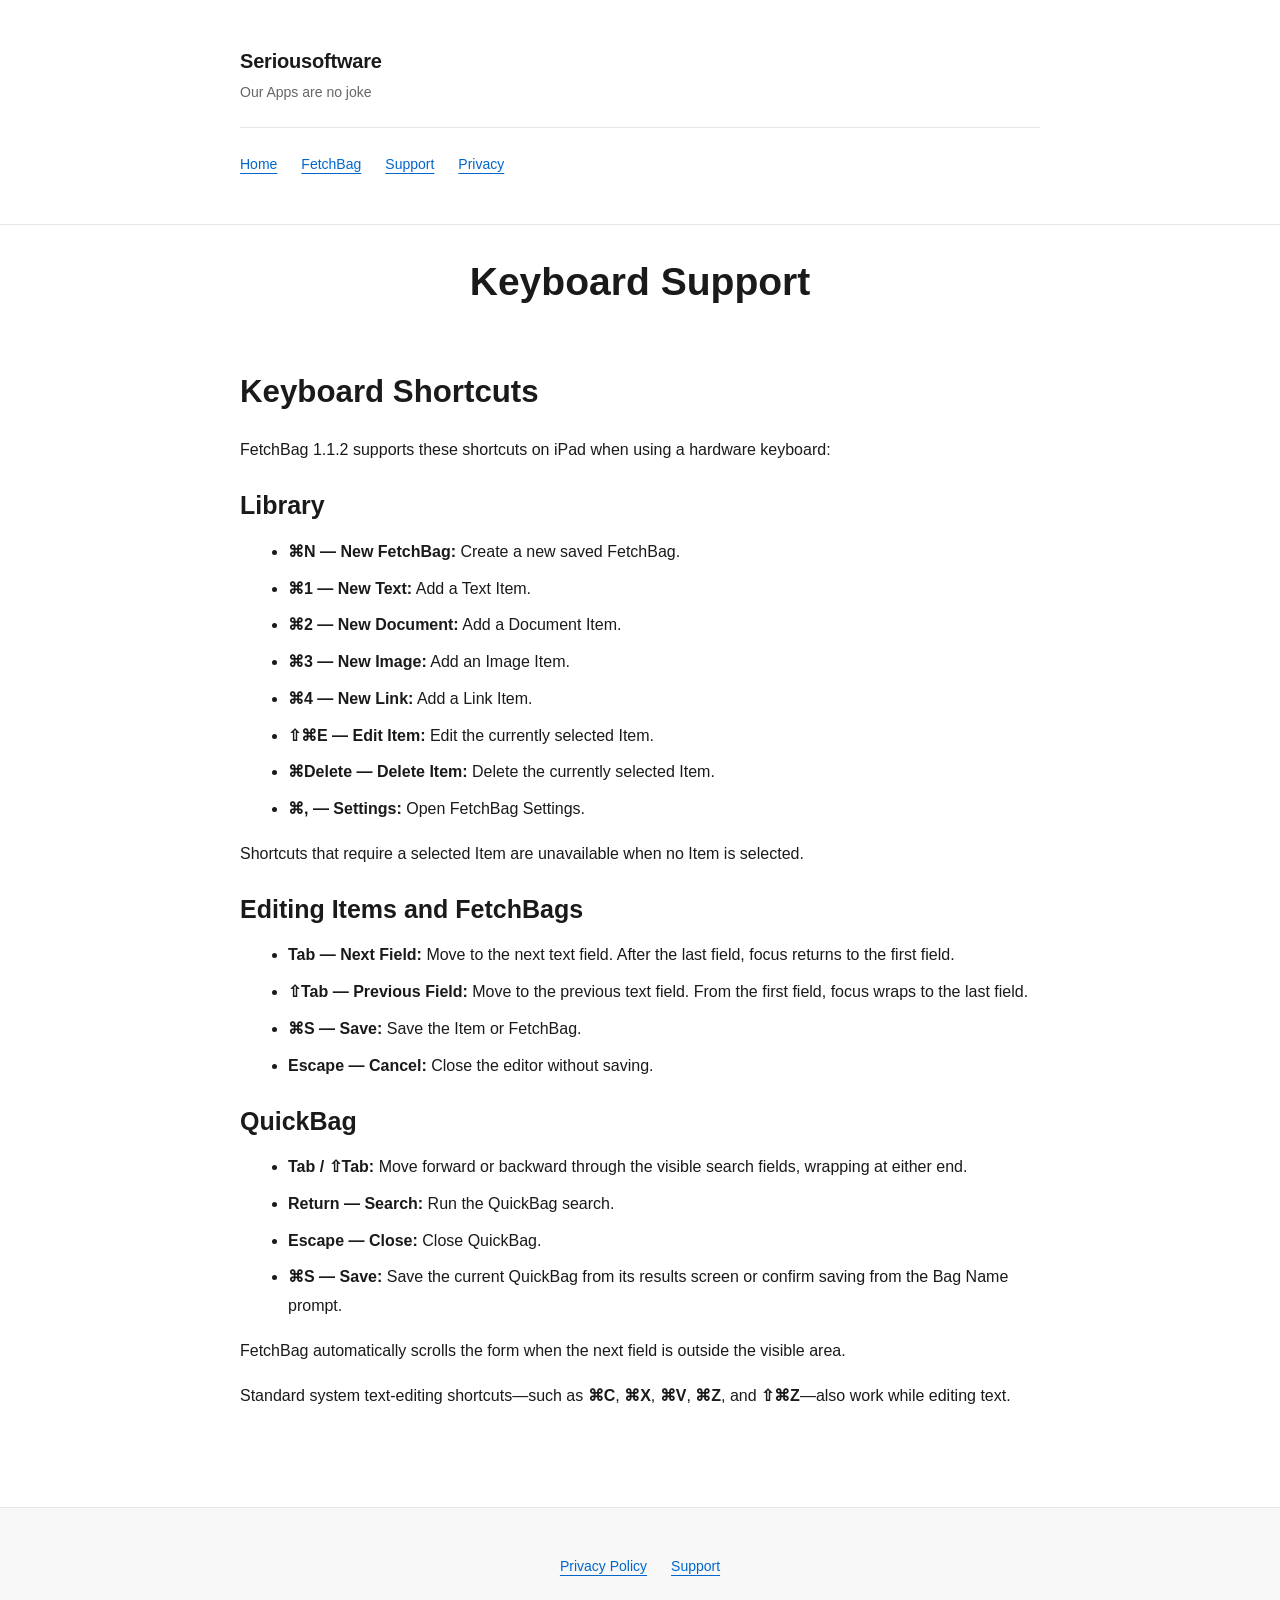
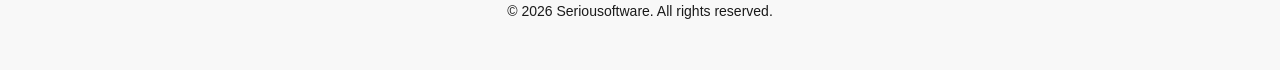
<file: fetchbag/manual/keyboard-support.html>
<!doctype html>
<html lang="en">
<head>
    <meta charset="utf-8">
    <meta name="viewport" content="width=device-width, initial-scale=1">
    <meta name="description" content="Learn about FetchBag keyboard shortcuts and commands.">
    <title>Keyboard Support — FetchBag User Guide</title>
    <link rel="stylesheet" href="/assets/css/site.css">
</head>
<body>
    <header>
        <div class="header__container">
            <h1 class="header__title">Seriousoftware</h1>
            <p class="header__subtitle">Our Apps are no joke</p>
            <nav>
                <ul class="nav__list">
                    <li class="nav__item"><a class="nav__link" href="/">Home</a></li>
                    <li class="nav__item"><a class="nav__link" href="/fetchbag/">FetchBag</a></li>
                    <li class="nav__item"><a class="nav__link" href="/fetchbag/support/">Support</a></li>
                    <li class="nav__item"><a class="nav__link" href="/privacy/">Privacy</a></li>
                </ul>
            </nav>
        </div>
    </header>

    <main>
        <div class="container">
            <section class="section__hero">
                <h1 class="hero__title">Keyboard Support</h1>
            </section>

            <section class="documentation">
                <h2>Keyboard Shortcuts</h2>
                <p>FetchBag 1.1.2 supports these shortcuts on iPad when using a hardware keyboard:</p>

                <h3>Library</h3>
                <ul>
                    <li><strong>⌘N — New FetchBag:</strong> Create a new saved FetchBag.</li>
                    <li><strong>⌘1 — New Text:</strong> Add a Text Item.</li>
                    <li><strong>⌘2 — New Document:</strong> Add a Document Item.</li>
                    <li><strong>⌘3 — New Image:</strong> Add an Image Item.</li>
                    <li><strong>⌘4 — New Link:</strong> Add a Link Item.</li>
                    <li><strong>⇧⌘E — Edit Item:</strong> Edit the currently selected Item.</li>
                    <li><strong>⌘Delete — Delete Item:</strong> Delete the currently selected Item.</li>
                    <li><strong>⌘, — Settings:</strong> Open FetchBag Settings.</li>
                </ul>
                <p>Shortcuts that require a selected Item are unavailable when no Item is selected.</p>

                <h3>Editing Items and FetchBags</h3>
                <ul>
                    <li><strong>Tab — Next Field:</strong> Move to the next text field. After the last field, focus returns to the first field.</li>
                    <li><strong>⇧Tab — Previous Field:</strong> Move to the previous text field. From the first field, focus wraps to the last field.</li>
                    <li><strong>⌘S — Save:</strong> Save the Item or FetchBag.</li>
                    <li><strong>Escape — Cancel:</strong> Close the editor without saving.</li>
                </ul>

                <h3>QuickBag</h3>
                <ul>
                    <li><strong>Tab / ⇧Tab:</strong> Move forward or backward through the visible search fields, wrapping at either end.</li>
                    <li><strong>Return — Search:</strong> Run the QuickBag search.</li>
                    <li><strong>Escape — Close:</strong> Close QuickBag.</li>
                    <li><strong>⌘S — Save:</strong> Save the current QuickBag from its results screen or confirm saving from the Bag Name prompt.</li>
                </ul>
                <p>FetchBag automatically scrolls the form when the next field is outside the visible area.</p>
                <p>Standard system text-editing shortcuts—such as <strong>⌘C</strong>, <strong>⌘X</strong>, <strong>⌘V</strong>, <strong>⌘Z</strong>, and <strong>⇧⌘Z</strong>—also work while editing text.</p>
            </section>
        </div>
    </main>

    <footer>
        <div class="footer__container">
            <ul class="footer__links">
                <li class="footer__link"><a href="/privacy/">Privacy Policy</a></li>
                <li class="footer__link"><a href="/fetchbag/support/">Support</a></li>
            </ul>
            <p class="footer__copyright">© 2026 Seriousoftware. All rights reserved.</p>
        </div>
    </footer>
</body>
</html>
</file>
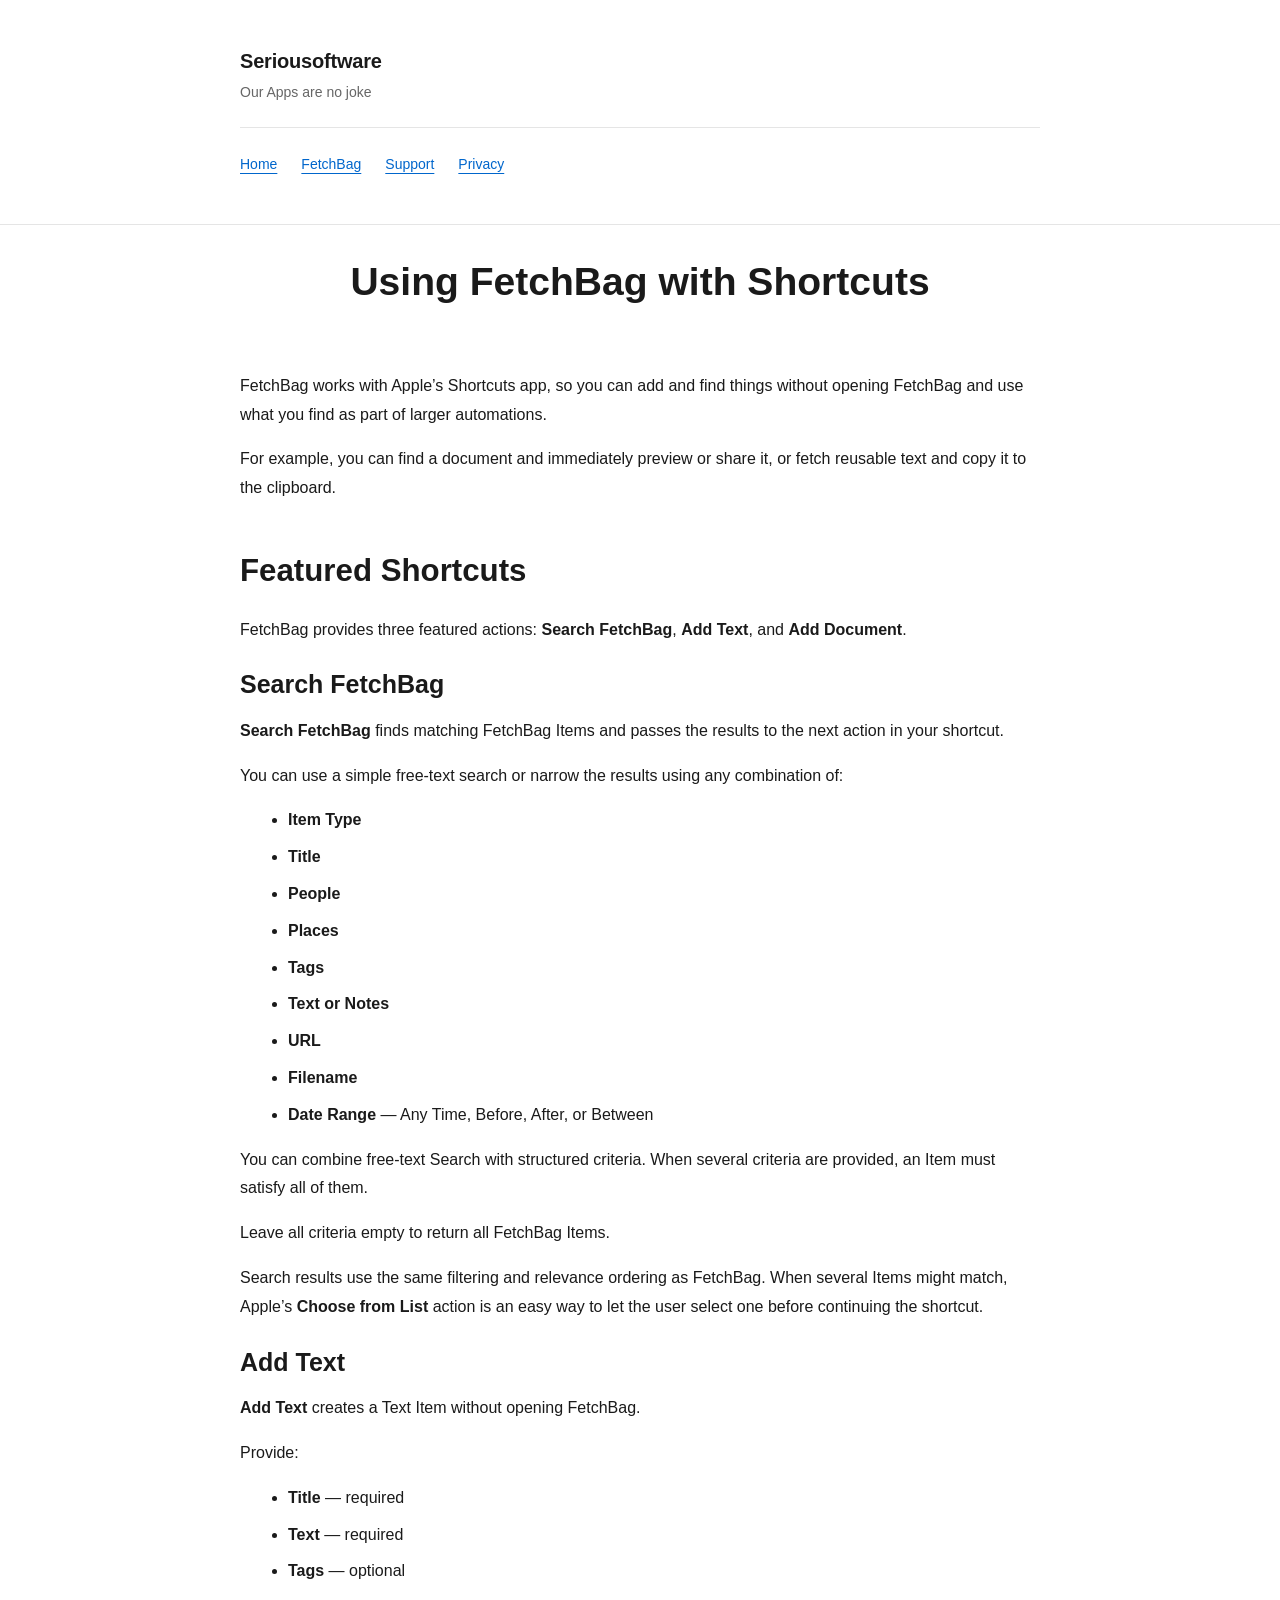
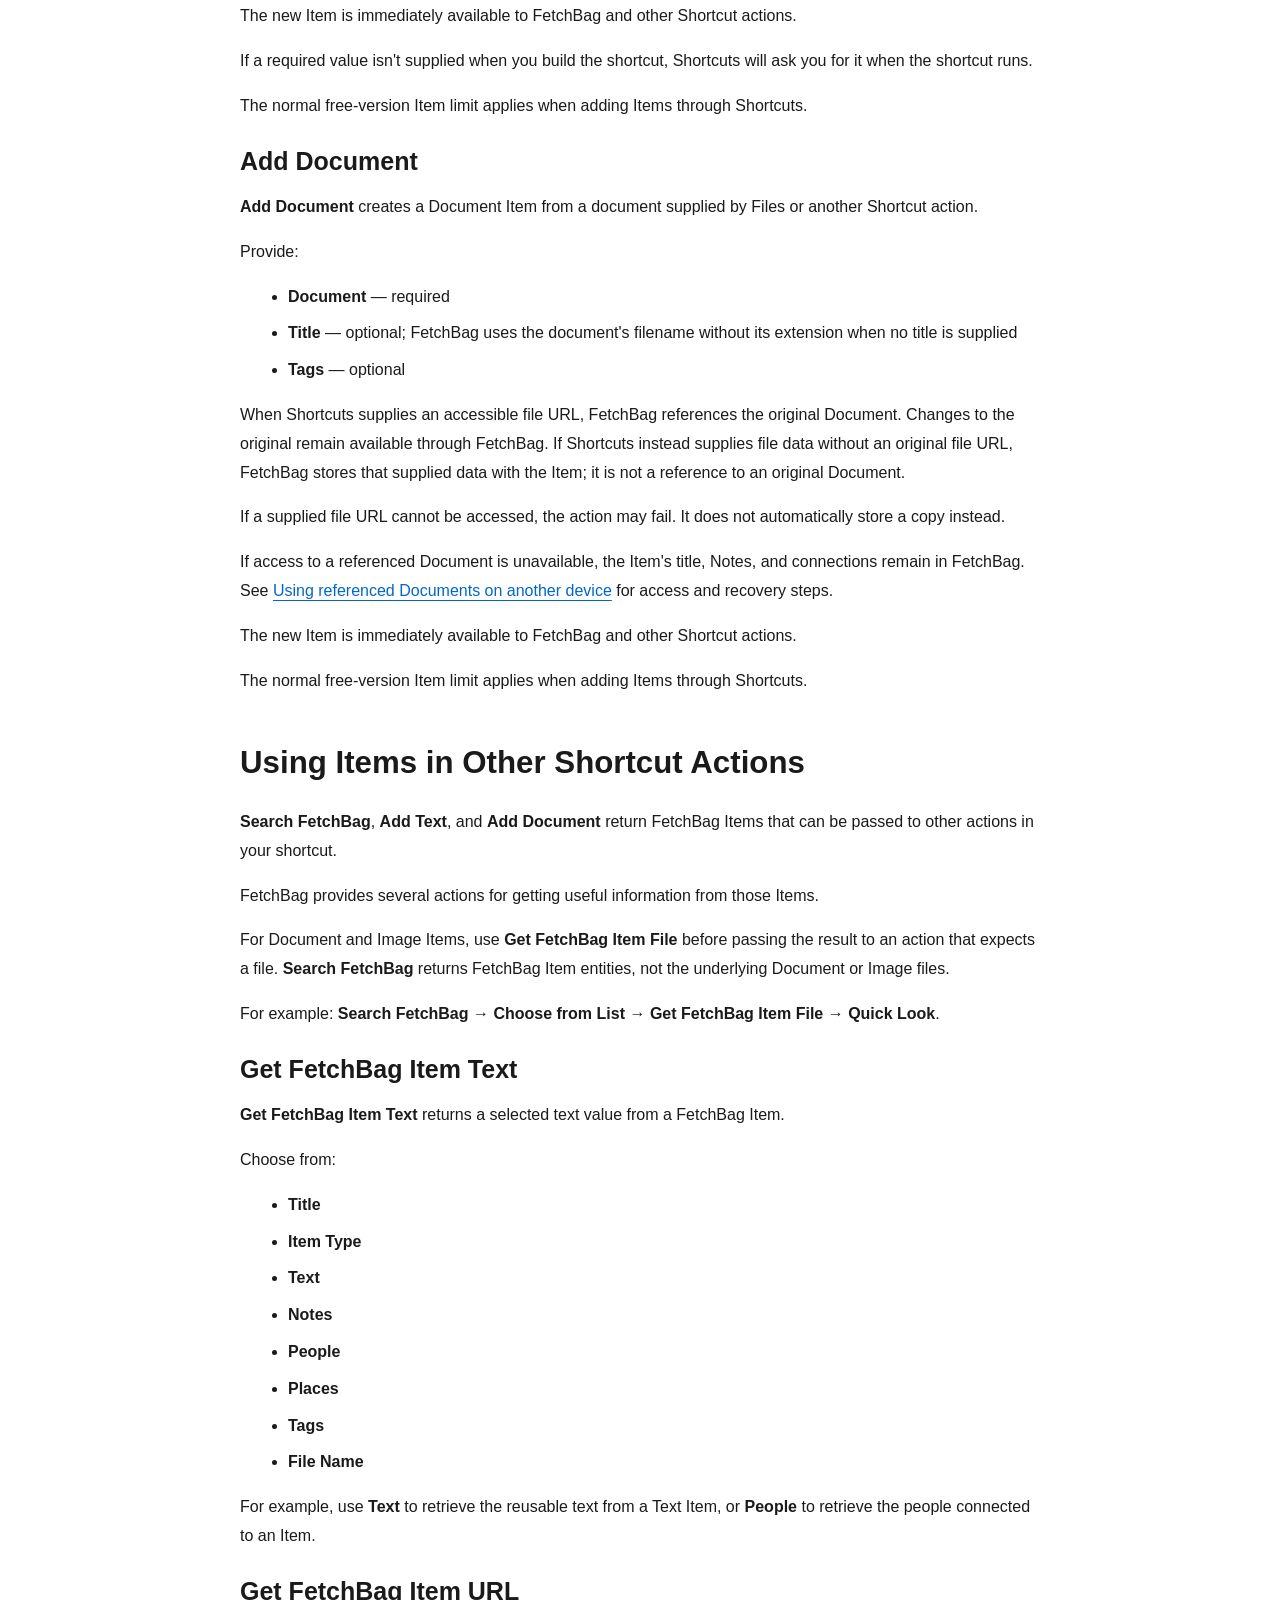
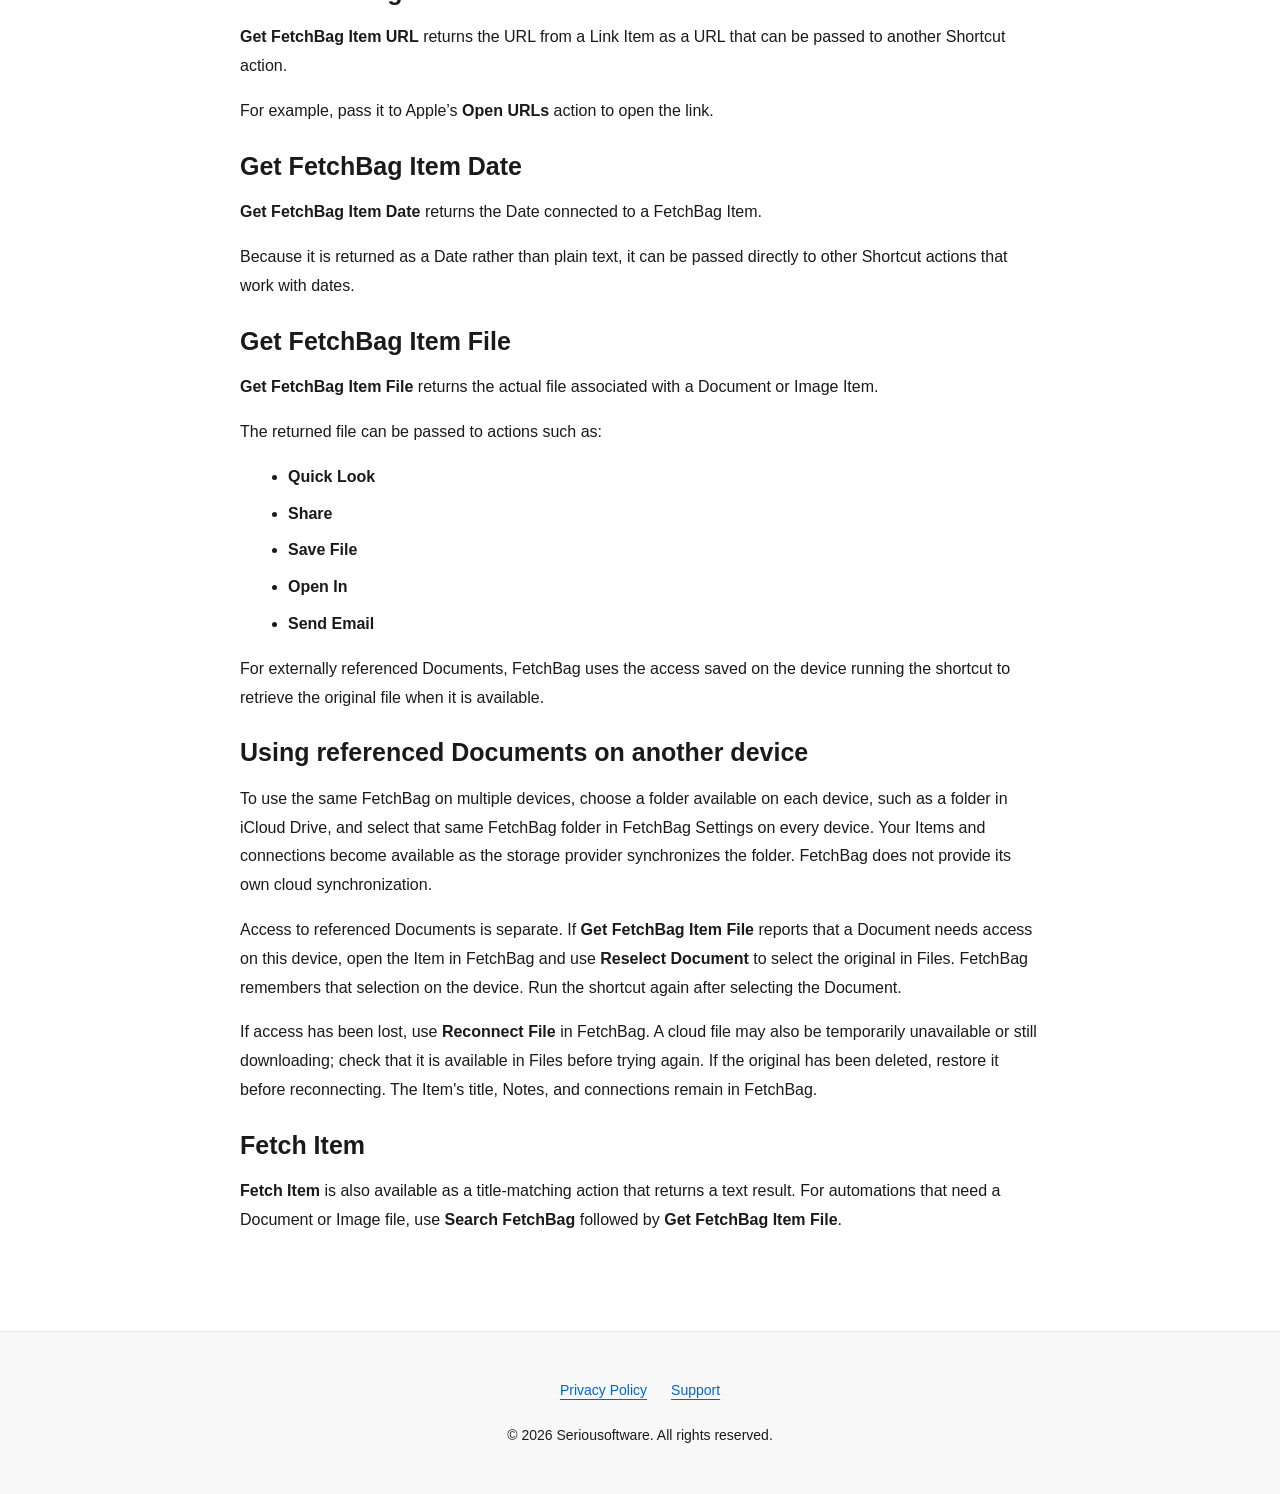
<file: fetchbag/manual/shortcuts.html>
<!doctype html>
<html lang="en">
<head>
    <meta charset="utf-8">
    <meta name="viewport" content="width=device-width, initial-scale=1">
    <meta name="description" content="Learn how to use FetchBag with Shortcuts to add, find, and reuse Items in automations.">
    <title>Using FetchBag with Shortcuts — FetchBag User Guide</title>
    <link rel="stylesheet" href="/assets/css/site.css">
</head>
<body>
    <header>
        <div class="header__container">
            <h1 class="header__title">Seriousoftware</h1>
            <p class="header__subtitle">Our Apps are no joke</p>
            <nav>
                <ul class="nav__list">
                    <li class="nav__item"><a class="nav__link" href="/">Home</a></li>
                    <li class="nav__item"><a class="nav__link" href="/fetchbag/">FetchBag</a></li>
                    <li class="nav__item"><a class="nav__link" href="/fetchbag/support/">Support</a></li>
                    <li class="nav__item"><a class="nav__link" href="/privacy/">Privacy</a></li>
                </ul>
            </nav>
        </div>
    </header>

    <main>
        <div class="container">
            <section class="section__hero">
                <h1 class="hero__title">Using FetchBag with Shortcuts</h1>
            </section>

            <section class="documentation">
                <p>FetchBag works with Apple’s Shortcuts app, so you can add and find things without opening FetchBag and use what you find as part of larger automations.</p>
                <p>For example, you can find a document and immediately preview or share it, or fetch reusable text and copy it to the clipboard.</p>

                <h2>Featured Shortcuts</h2>
                <p>FetchBag provides three featured actions: <strong>Search FetchBag</strong>, <strong>Add Text</strong>, and <strong>Add Document</strong>.</p>

                <h3>Search FetchBag</h3>
                <p><strong>Search FetchBag</strong> finds matching FetchBag Items and passes the results to the next action in your shortcut.</p>
                <p>You can use a simple free-text search or narrow the results using any combination of:</p>
                <ul>
                    <li><strong>Item Type</strong></li>
                    <li><strong>Title</strong></li>
                    <li><strong>People</strong></li>
                    <li><strong>Places</strong></li>
                    <li><strong>Tags</strong></li>
                    <li><strong>Text or Notes</strong></li>
                    <li><strong>URL</strong></li>
                    <li><strong>Filename</strong></li>
                    <li><strong>Date Range</strong> — Any Time, Before, After, or Between</li>
                </ul>
                <p>You can combine free-text Search with structured criteria. When several criteria are provided, an Item must satisfy all of them.</p>
                <p>Leave all criteria empty to return all FetchBag Items.</p>
                <p>Search results use the same filtering and relevance ordering as FetchBag. When several Items might match, Apple’s <strong>Choose from List</strong> action is an easy way to let the user select one before continuing the shortcut.</p>

                <h3>Add Text</h3>
                <p><strong>Add Text</strong> creates a Text Item without opening FetchBag.</p>
                <p>Provide:</p>
                <ul>
                    <li><strong>Title</strong> — required</li>
                    <li><strong>Text</strong> — required</li>
                    <li><strong>Tags</strong> — optional</li>
                </ul>
                <p>The new Item is immediately available to FetchBag and other Shortcut actions.</p>
                <p>If a required value isn't supplied when you build the shortcut, Shortcuts will ask you for it when the shortcut runs.</p>
                <p>The normal free-version Item limit applies when adding Items through Shortcuts.</p>

                <h3>Add Document</h3>
                <p><strong>Add Document</strong> creates a Document Item from a document supplied by Files or another Shortcut action.</p>
                <p>Provide:</p>
                <ul>
                    <li><strong>Document</strong> — required</li>
                    <li><strong>Title</strong> — optional; FetchBag uses the document's filename without its extension when no title is supplied</li>
                    <li><strong>Tags</strong> — optional</li>
                </ul>
                <p>When Shortcuts supplies an accessible file URL, FetchBag references the original Document. Changes to the original remain available through FetchBag. If Shortcuts instead supplies file data without an original file URL, FetchBag stores that supplied data with the Item; it is not a reference to an original Document.</p>
                <p>If a supplied file URL cannot be accessed, the action may fail. It does not automatically store a copy instead.</p>
                <p>If access to a referenced Document is unavailable, the Item's title, Notes, and connections remain in FetchBag. See <a href="#document-access">Using referenced Documents on another device</a> for access and recovery steps.</p>
                <p>The new Item is immediately available to FetchBag and other Shortcut actions.</p>
                <p>The normal free-version Item limit applies when adding Items through Shortcuts.</p>

                <h2>Using Items in Other Shortcut Actions</h2>
                <p><strong>Search FetchBag</strong>, <strong>Add Text</strong>, and <strong>Add Document</strong> return FetchBag Items that can be passed to other actions in your shortcut.</p>
                <p>FetchBag provides several actions for getting useful information from those Items.</p>
                <p>For Document and Image Items, use <strong>Get FetchBag Item File</strong> before passing the result to an action that expects a file. <strong>Search FetchBag</strong> returns FetchBag Item entities, not the underlying Document or Image files.</p>
                <p>For example: <strong>Search FetchBag</strong> → <strong>Choose from List</strong> → <strong>Get FetchBag Item File</strong> → <strong>Quick Look</strong>.</p>

                <h3>Get FetchBag Item Text</h3>
                <p><strong>Get FetchBag Item Text</strong> returns a selected text value from a FetchBag Item.</p>
                <p>Choose from:</p>
                <ul>
                    <li><strong>Title</strong></li>
                    <li><strong>Item Type</strong></li>
                    <li><strong>Text</strong></li>
                    <li><strong>Notes</strong></li>
                    <li><strong>People</strong></li>
                    <li><strong>Places</strong></li>
                    <li><strong>Tags</strong></li>
                    <li><strong>File Name</strong></li>
                </ul>
                <p>For example, use <strong>Text</strong> to retrieve the reusable text from a Text Item, or <strong>People</strong> to retrieve the people connected to an Item.</p>

                <h3>Get FetchBag Item URL</h3>
                <p><strong>Get FetchBag Item URL</strong> returns the URL from a Link Item as a URL that can be passed to another Shortcut action.</p>
                <p>For example, pass it to Apple’s <strong>Open URLs</strong> action to open the link.</p>

                <h3>Get FetchBag Item Date</h3>
                <p><strong>Get FetchBag Item Date</strong> returns the Date connected to a FetchBag Item.</p>
                <p>Because it is returned as a Date rather than plain text, it can be passed directly to other Shortcut actions that work with dates.</p>

                <h3>Get FetchBag Item File</h3>
                <p><strong>Get FetchBag Item File</strong> returns the actual file associated with a Document or Image Item.</p>
                <p>The returned file can be passed to actions such as:</p>
                <ul>
                    <li><strong>Quick Look</strong></li>
                    <li><strong>Share</strong></li>
                    <li><strong>Save File</strong></li>
                    <li><strong>Open In</strong></li>
                    <li><strong>Send Email</strong></li>
                </ul>
                <p>For externally referenced Documents, FetchBag uses the access saved on the device running the shortcut to retrieve the original file when it is available.</p>

                <h3 id="document-access">Using referenced Documents on another device</h3>
                <p>To use the same FetchBag on multiple devices, choose a folder available on each device, such as a folder in iCloud Drive, and select that same FetchBag folder in FetchBag Settings on every device. Your Items and connections become available as the storage provider synchronizes the folder. FetchBag does not provide its own cloud synchronization.</p>
                <p>Access to referenced Documents is separate. If <strong>Get FetchBag Item File</strong> reports that a Document needs access on this device, open the Item in FetchBag and use <strong>Reselect Document</strong> to select the original in Files. FetchBag remembers that selection on the device. Run the shortcut again after selecting the Document.</p>
                <p>If access has been lost, use <strong>Reconnect File</strong> in FetchBag. A cloud file may also be temporarily unavailable or still downloading; check that it is available in Files before trying again. If the original has been deleted, restore it before reconnecting. The Item's title, Notes, and connections remain in FetchBag.</p>

                <h3>Fetch Item</h3>
                <p><strong>Fetch Item</strong> is also available as a title-matching action that returns a text result. For automations that need a Document or Image file, use <strong>Search FetchBag</strong> followed by <strong>Get FetchBag Item File</strong>.</p>
            </section>
        </div>
    </main>

    <footer>
        <div class="footer__container">
            <ul class="footer__links">
                <li class="footer__link"><a href="/privacy/">Privacy Policy</a></li>
                <li class="footer__link"><a href="/fetchbag/support/">Support</a></li>
            </ul>
            <p class="footer__copyright">© 2026 Seriousoftware. All rights reserved.</p>
        </div>
    </footer>
</body>
</html>
</file>
<file: assets/css/site.css>
/* Serious Software Website — Stylesheet */

/* ============================================================================
   Custom Properties
   ========================================================================== */

:root {
  /* Colors */
  --color-text: #1a1a1a;
  --color-text-muted: #666666;
  --color-background: #ffffff;
  --color-background-alt: #f8f8f8;
  --color-border: #e5e5e5;
  --color-accent: #0066cc;
  --color-accent-hover: #0052a3;
  --color-focus: #0066cc;

  /* Typography */
  --font-family-body: -apple-system, BlinkMacSystemFont, "Segoe UI", Roboto, "Helvetica Neue", sans-serif;
  --font-family-mono: "Monaco", "Menlo", "Ubuntu Mono", monospace;

  /* Type Scale (modular, ~1.25 ratio) */
  --font-size-xs: 0.75rem;      /* 12px */
  --font-size-sm: 0.875rem;     /* 14px */
  --font-size-base: 1rem;       /* 16px */
  --font-size-lg: 1.25rem;      /* 20px */
  --font-size-xl: 1.5625rem;    /* 25px */
  --font-size-2xl: 1.953125rem; /* 31px */
  --font-size-3xl: 2.441406rem; /* 39px */

  /* Line heights */
  --line-height-tight: 1.3;
  --line-height-normal: 1.5;
  --line-height-relaxed: 1.8;

  /* Spacing Scale (powers of 2: 4px base unit) */
  --space-xs: 0.25rem;   /* 4px */
  --space-sm: 0.5rem;    /* 8px */
  --space-md: 1rem;      /* 16px */
  --space-lg: 1.5rem;    /* 24px */
  --space-xl: 2rem;      /* 32px */
  --space-2xl: 3rem;     /* 48px */
  --space-3xl: 4rem;     /* 64px */

  /* Borders */
  --border-radius: 0.25rem;
  --border-width: 1px;

  /* Transitions */
  --transition-fast: 150ms ease-in-out;
  --transition-base: 250ms ease-in-out;

  /* Max content width */
  --max-width: 50rem; /* ~800px */
}

/* ============================================================================
   Global Styles
   ========================================================================== */

* {
  margin: 0;
  padding: 0;
  box-sizing: border-box;
}

html {
  scroll-behavior: smooth;
}

body {
  font-family: var(--font-family-body);
  font-size: var(--font-size-base);
  line-height: var(--line-height-normal);
  color: var(--color-text);
  background-color: var(--color-background);
}

/* ============================================================================
   Typography
   ========================================================================== */

h1 {
  font-size: var(--font-size-3xl);
  line-height: var(--line-height-tight);
  font-weight: 700;
  margin: var(--space-xl) 0 var(--space-lg) 0;
}

h2 {
  font-size: var(--font-size-2xl);
  line-height: var(--line-height-tight);
  font-weight: 700;
  margin: var(--space-2xl) 0 var(--space-lg) 0;
}

h3 {
  font-size: var(--font-size-xl);
  line-height: var(--line-height-tight);
  font-weight: 600;
  margin: var(--space-lg) 0 var(--space-md) 0;
}

h4, h5, h6 {
  font-size: var(--font-size-lg);
  font-weight: 600;
  margin: var(--space-md) 0 var(--space-sm) 0;
}

p {
  margin: var(--space-md) 0;
  color: var(--color-text);
}

p + p {
  margin-top: var(--space-lg);
}

small {
  font-size: var(--font-size-sm);
  color: var(--color-text-muted);
}

strong {
  font-weight: 600;
}

em {
  font-style: italic;
}

/* ============================================================================
   Links
   ========================================================================== */

a {
  color: var(--color-accent);
  text-decoration: underline;
  text-decoration-thickness: 1px;
  text-underline-offset: 0.25em;
  transition: color var(--transition-fast);
}

a:hover {
  color: var(--color-accent-hover);
}

a:focus {
  outline: 2px solid var(--color-focus);
  outline-offset: 2px;
}

/* Remove outline for mouse users (will show on keyboard) */
a:focus:not(:focus-visible) {
  outline: none;
}

a:visited {
  color: #6600cc;
}

/* ============================================================================
   Layout
   ========================================================================== */

body {
  display: flex;
  flex-direction: column;
  min-height: 100vh;
}

main {
  flex: 1;
}

/* ============================================================================
   Header & Navigation
   ========================================================================== */

header {
  padding: var(--space-2xl) var(--space-md);
  border-bottom: var(--border-width) solid var(--color-border);
  background-color: var(--color-background);
}

.header__container {
  max-width: var(--max-width);
  margin: 0 auto;
}

.header__title {
  font-size: var(--font-size-lg);
  font-weight: 700;
  margin: 0;
  letter-spacing: -0.01em;
}

.header__subtitle {
  font-size: var(--font-size-sm);
  color: var(--color-text-muted);
  margin: var(--space-sm) 0 0 0;
  font-weight: 400;
}

nav {
  margin-top: var(--space-lg);
  padding-top: var(--space-lg);
  border-top: var(--border-width) solid var(--color-border);
}

.nav__list {
  list-style: none;
  display: flex;
  gap: var(--space-lg);
  flex-wrap: wrap;
}

.nav__item {
  margin: 0;
}

.nav__link {
  font-size: var(--font-size-sm);
  font-weight: 500;
}

/* ============================================================================
   Main Content
   ========================================================================== */

main {
  padding: var(--space-xl) var(--space-md);
}

.container {
  max-width: var(--max-width);
  margin: 0 auto;
}

section {
  margin: var(--space-3xl) 0;
}

section:first-child {
  margin-top: 0;
}

/* ============================================================================
   Company Introduction
   ========================================================================== */

.company-intro {
    max-width: 60rem;
    margin-inline: auto;
    margin-top: var(--space-3xl);
    text-align: center;
}

.company-intro p {
    margin: 0 auto 1.25rem;
}

.company-intro p.company-intro__punchline {
    margin-top: var(--space-2xl);
}

/* ============================================================================
   Section: Hero / Introduction
   ========================================================================== */

.section__hero {
  margin: 0 0 var(--space-3xl) 0;
  text-align: center;
}

.hero__title {
  font-size: var(--font-size-3xl);
  line-height: var(--line-height-tight);
  margin: 0 0 var(--space-md) 0;
}

.hero__subtitle {
  font-size: var(--font-size-lg);
  color: var(--color-text-muted);
  margin: 0;
  font-weight: 400;
  letter-spacing: 0.025em;
}

.hero__description {
  font-size: var(--font-size-base);
  line-height: var(--line-height-relaxed);
  color: var(--color-text);
  margin: var(--space-xl) 0 0 0;
  max-width: 42rem;
  margin-left: auto;
  margin-right: auto;
}

/* ============================================================================
   Product Card
   ========================================================================== */

.product {
  padding: var(--space-2xl);
  background-color: var(--color-background-alt);
  border: var(--border-width) solid var(--color-border);
  border-radius: var(--border-radius);
  text-align: center;
  margin: var(--space-2xl) 0;
}

.product__title {
  font-size: var(--font-size-xl);
  font-weight: 700;
  margin: 0 0 var(--space-sm) 0;
}

.product__tagline {
  font-size: var(--font-size-lg);
  color: var(--color-text-muted);
  font-style: italic;
  margin: 0 0 var(--space-lg) 0;
  font-weight: 400;
}

.product__description {
  font-size: var(--font-size-base);
  line-height: var(--line-height-relaxed);
  margin: var(--space-lg) 0;
  color: var(--color-text);
}

.product__links {
  display: flex;
  gap: var(--space-md);
  justify-content: center;
  flex-wrap: wrap;
  margin-top: var(--space-lg);
}

/* ============================================================================
   Buttons / CTAs
   ========================================================================== */

.cta {
  display: inline-block;
  padding: var(--space-sm) var(--space-lg);
  background-color: var(--color-accent);
  color: #ffffff;
  text-decoration: none;
  border-radius: var(--border-radius);
  font-weight: 500;
  font-size: var(--font-size-sm);
  transition: background-color var(--transition-fast);
  border: 2px solid transparent;
}

.cta:hover {
  background-color: var(--color-accent-hover);
  text-decoration: none;
}

.cta:visited {
  color: #ffffff;
}

.cta:focus {
  outline: 2px solid var(--color-focus);
  outline-offset: 2px;
}

.cta:focus:not(:focus-visible) {
  outline: none;
}

.cta--secondary {
  background-color: transparent;
  color: var(--color-accent);
  border: 2px solid var(--color-accent);
}

.cta--secondary:hover {
  background-color: var(--color-accent);
  color: #ffffff;
}

.cta--secondary:visited {
  color: var(--color-accent);
}

/* ============================================================================
   Footer
   ========================================================================== */

footer {
  margin-top: auto;
  padding: var(--space-2xl) var(--space-md);
  border-top: var(--border-width) solid var(--color-border);
  background-color: var(--color-background-alt);
  font-size: var(--font-size-sm);
}

.footer__container {
  max-width: var(--max-width);
  margin: 0 auto;
  text-align: center;
  color: var(--color-text-muted);
}

.footer__links {
  list-style: none;
  display: flex;
  gap: var(--space-lg);
  justify-content: center;
  flex-wrap: wrap;
  margin: 0 0 var(--space-lg) 0;
}

.footer__link {
  margin: 0;
}

.footer__copyright {
  margin: 0;
}

/* ============================================================================
   FAQ Section
   ========================================================================== */

.faq__section {
  margin: var(--space-2xl) 0;
}

.faq__item {
  margin: var(--space-lg) 0;
  padding: var(--space-lg);
  background-color: var(--color-background-alt);
  border: var(--border-width) solid var(--color-border);
  border-radius: var(--border-radius);
}

.faq__question {
  display: flex;
  align-items: center;
  cursor: pointer;
  font-size: var(--font-size-lg);
  font-weight: 600;
  color: var(--color-text);
  list-style: none;
  user-select: none;
  padding: 0;
  margin: 0;
}

/* Disclosure triangle marker */
.faq__question::before {
  content: '▶';
  display: inline-block;
  margin-right: var(--space-md);
  transition: transform var(--transition-fast);
  font-size: var(--font-size-sm);
  color: var(--color-accent);
  width: 1em;
  text-align: center;
  flex-shrink: 0;
}

/* Rotate triangle when open */
details[open] > .faq__question::before {
  transform: rotate(90deg);
}

.faq__answer {
  margin-top: var(--space-lg);
  padding-top: var(--space-lg);
  border-top: var(--border-width) solid var(--color-border);
  color: var(--color-text);
  line-height: var(--line-height-relaxed);
}

.faq__answer p {
  margin: var(--space-md) 0;
}

.faq__answer p:first-child {
  margin-top: 0;
}

.faq__answer ul {
  margin: var(--space-md) 0 var(--space-md) var(--space-lg);
  padding-left: var(--space-lg);
}

.faq__answer li {
  margin: var(--space-sm) 0;
  line-height: var(--line-height-relaxed);
}

/* ============================================================================
   Documentation Section
   ========================================================================== */

.documentation {
  line-height: var(--line-height-relaxed);
  color: var(--color-text);
}

.documentation h2 {
  margin-top: var(--space-2xl);
  margin-bottom: var(--space-lg);
}

.documentation h3 {
  margin-top: var(--space-lg);
  margin-bottom: var(--space-md);
}

.documentation p {
  margin: var(--space-md) 0;
  max-width: 100%;
}

.documentation ul {
  margin: var(--space-md) 0 var(--space-md) var(--space-lg);
  padding-left: var(--space-lg);
}

.documentation li {
  margin: var(--space-sm) 0;
  line-height: var(--line-height-relaxed);
}

.documentation__figure {
  margin: var(--space-2xl) 0;
  padding: var(--space-lg);
  background-color: var(--color-background-alt);
  border: var(--border-width) solid var(--color-border);
  border-radius: var(--border-radius);
  text-align: center;
}

.documentation__figure img {
  display: block;
  width: 100%;
  max-width: 100%;
  height: auto;
  margin: 0 auto;
  border-radius: var(--border-radius);
}

.documentation__image-missing {
  margin: 0 auto var(--space-md) auto;
  padding: var(--space-xl);
  border: var(--border-width) dashed var(--color-border);
  border-radius: var(--border-radius);
  color: var(--color-text-muted);
  font-family: ui-monospace, SFMono-Regular, Menlo, Monaco, Consolas, monospace;
  overflow-wrap: anywhere;
}

.documentation__figure figcaption {
  font-size: var(--font-size-sm);
  color: var(--color-text-muted);
  font-style: italic;
  margin: 0;
  line-height: var(--line-height-normal);
}

.documentation__nav {
  margin-top: var(--space-3xl);
  padding-top: var(--space-2xl);
  border-top: var(--border-width) solid var(--color-border);
}

.documentation__links {
  display: flex;
  gap: var(--space-md);
  flex-wrap: wrap;
  margin: var(--space-lg) 0;
}

.documentation__links .cta {
  display: inline-block;
}

/* ============================================================================
   Manual Index
   ========================================================================== */

.manual__index {
  margin: var(--space-2xl) 0;
}

.manual__list {
  list-style: none;
  padding: 0;
  margin: 0;
}

.manual__list li {
  margin: var(--space-lg) 0;
  padding: var(--space-lg);
  background-color: var(--color-background-alt);
  border: var(--border-width) solid var(--color-border);
  border-radius: var(--border-radius);
  line-height: var(--line-height-relaxed);
}

.manual__list a {
  font-weight: 600;
  font-size: var(--font-size-lg);
}

/* ============================================================================
   Responsive Design
   ========================================================================== */

@media (max-width: 640px) {
  :root {
    --font-size-3xl: 1.953125rem; /* 31px */
    --font-size-2xl: 1.5625rem;   /* 25px */
    --space-2xl: 2rem;
    --space-3xl: 2.5rem;
  }

  header {
    padding: var(--space-lg) var(--space-md);
  }

  nav {
    margin-top: var(--space-md);
    padding-top: var(--space-md);
  }

  .nav__list {
    gap: var(--space-md);
  }

  main {
    padding: var(--space-lg) var(--space-md);
  }

  section {
    margin: var(--space-2xl) 0;
  }

  .product {
    padding: var(--space-lg);
  }

  .product__links {
    gap: var(--space-sm);
  }

  h1 {
    font-size: var(--font-size-2xl);
  }

  .hero__title {
    font-size: var(--font-size-2xl);
  }

  footer {
    padding: var(--space-lg) var(--space-md);
  }

  .footer__links {
    gap: var(--space-md);
  }
}

/* ============================================================================
   Utility Classes
   ========================================================================== */

.sr-only {
  position: absolute;
  width: 1px;
  height: 1px;
  padding: 0;
  margin: -1px;
  overflow: hidden;
  clip: rect(0, 0, 0, 0);
  white-space: nowrap;
  border-width: 0;
}
</file>
